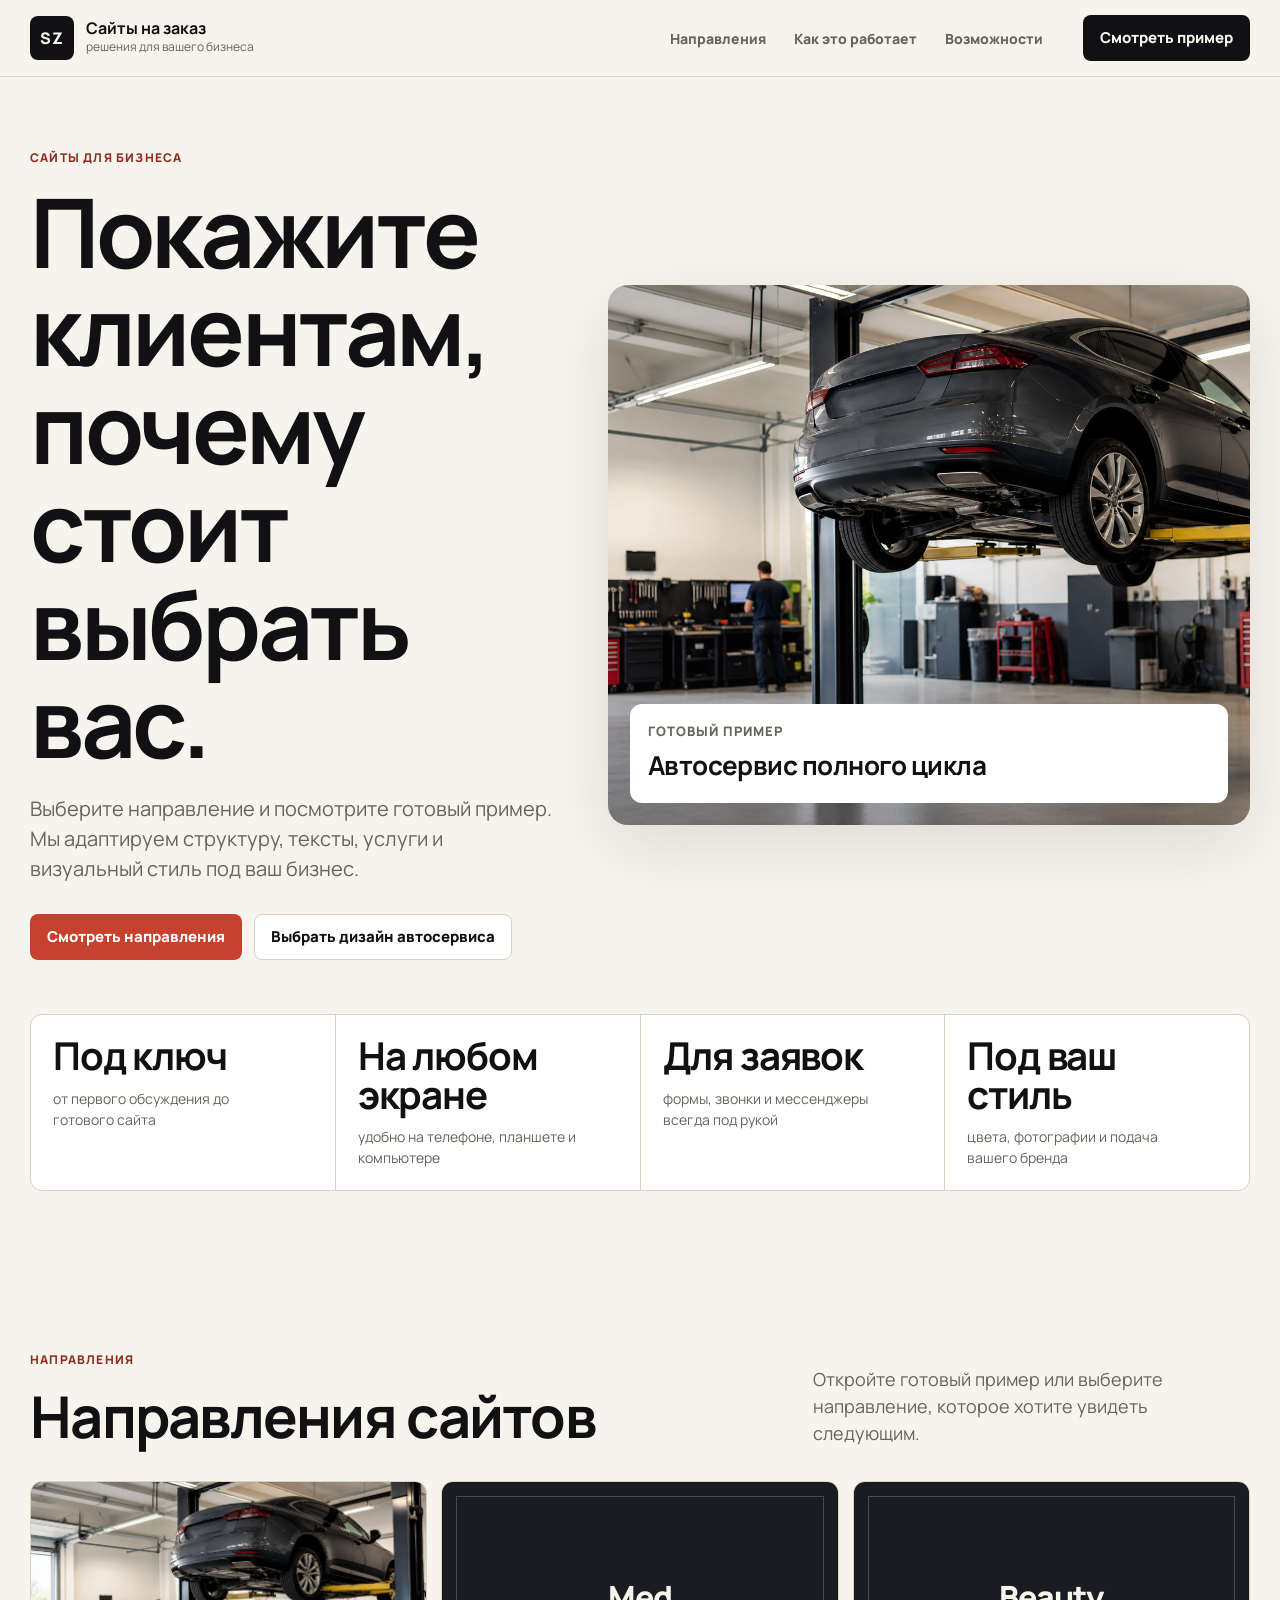
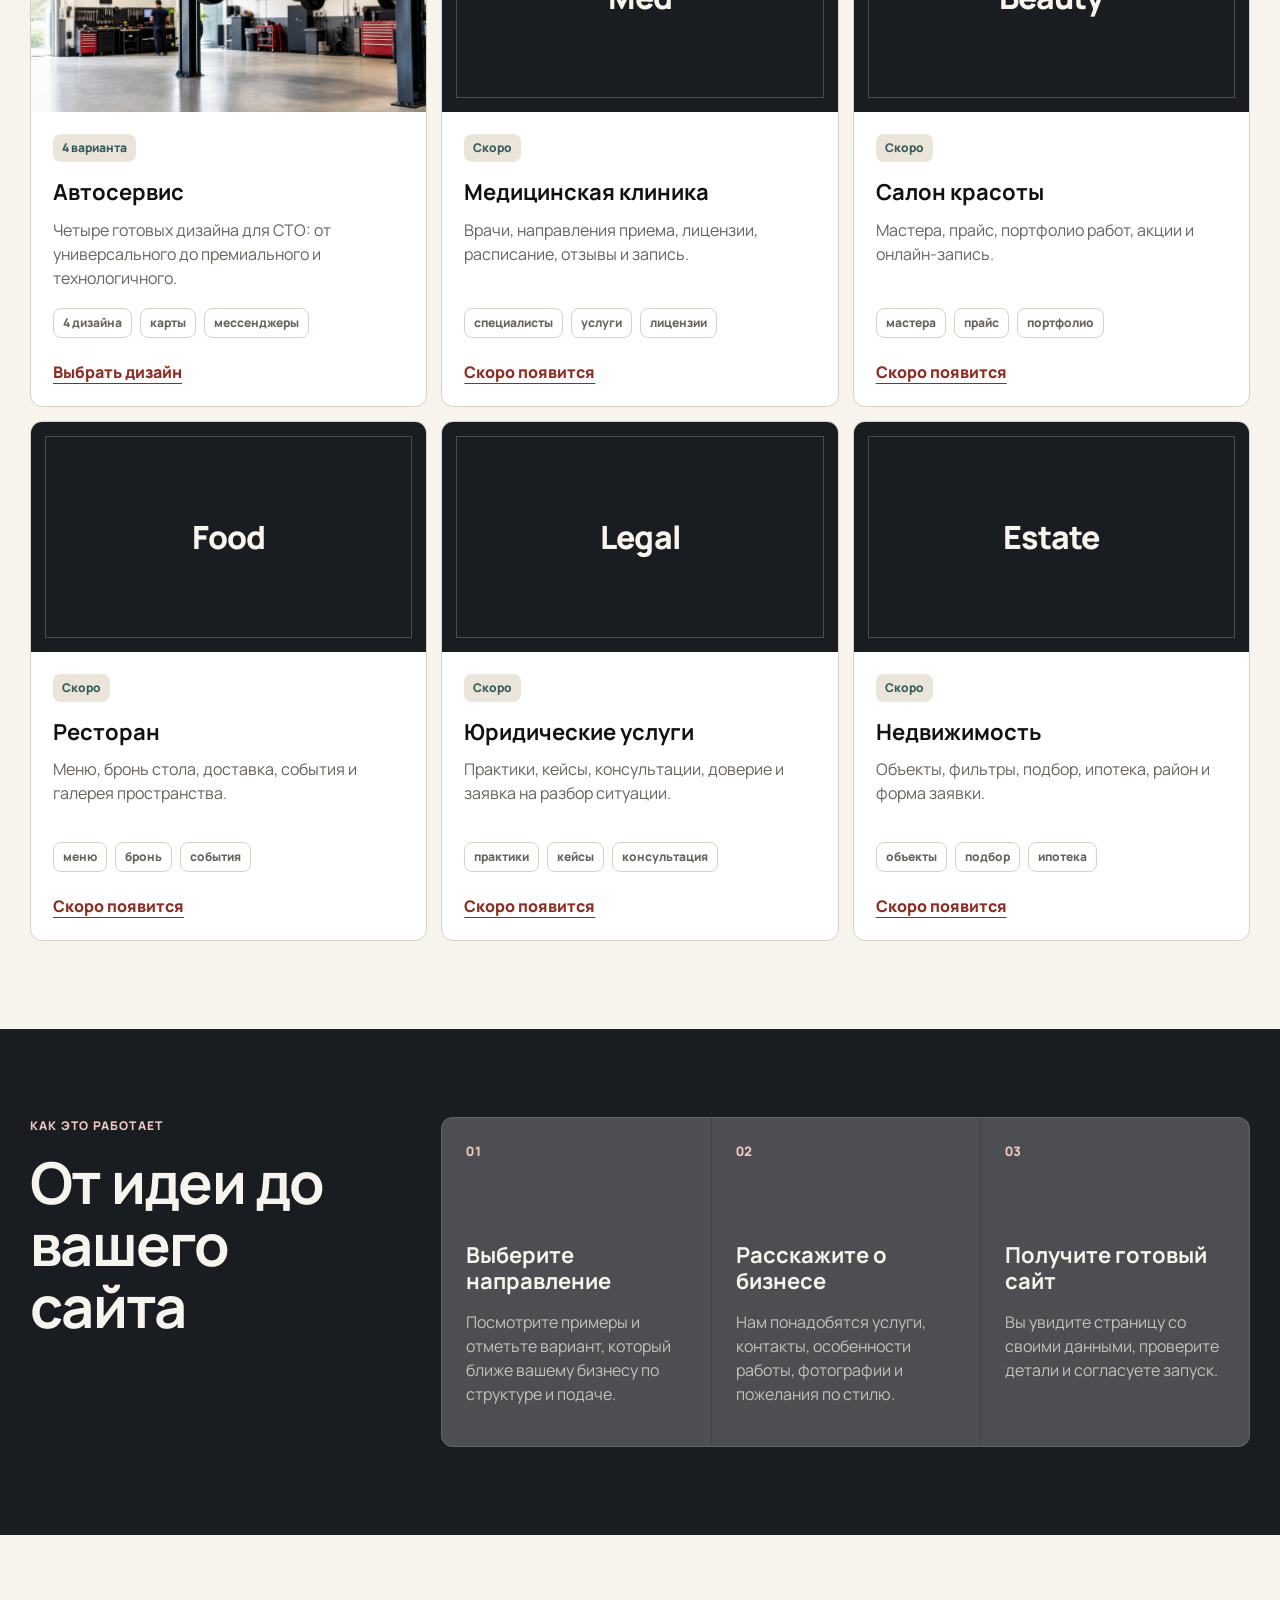
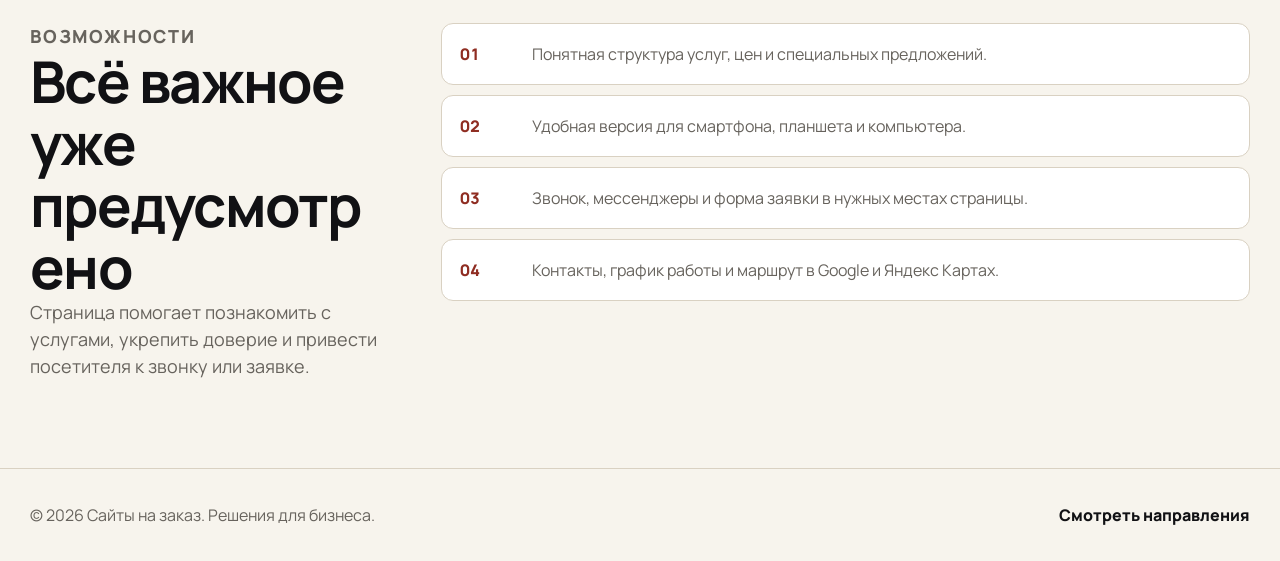
<file: index.html>
<!doctype html>
<html lang="ru">
<head>
  <meta charset="UTF-8" />
  <meta name="viewport" content="width=device-width, initial-scale=1.0" />
  <title>Сайты на заказ — решения для бизнеса</title>
  <meta name="description" content="Витрина готовых решений для автосервисов, клиник, салонов, ресторанов и других направлений бизнеса." />
  <meta property="og:title" content="Сайты на заказ — решения для бизнеса" />
  <meta property="og:description" content="Посмотрите готовые варианты и выберите подходящую основу для сайта вашего бизнеса." />
  <meta property="og:type" content="website" />
  <meta property="og:image" content="./assets/og-image.svg" />
  <link rel="icon" href="./assets/favicon.svg" type="image/svg+xml" />
  <link rel="preconnect" href="https://fonts.googleapis.com">
  <link rel="preconnect" href="https://fonts.gstatic.com" crossorigin>
  <link href="https://fonts.googleapis.com/css2?family=Manrope:wght@400;500;600;700;800&display=swap" rel="stylesheet">
  <link rel="stylesheet" href="./styles.css?v=3" />
  <script src="./script.js?v=2" defer></script>
</head>
<body>
  <a class="skip-link" href="#catalog">К каталогу</a>

  <header class="site-header">
    <div class="container header__inner">
      <a class="brand" href="./" aria-label="Сайты на заказ">
        <span class="brand__mark">SZ</span>
        <span>
          <strong>Сайты на заказ</strong>
          <small>решения для вашего бизнеса</small>
        </span>
      </a>
      <nav class="nav" aria-label="Основная навигация">
        <a href="#catalog">Направления</a>
        <a href="#workflow">Как это работает</a>
        <a href="#roadmap">Возможности</a>
      </nav>
      <a class="button button--dark" href="./templates/auto-service/showcase.html">Смотреть пример</a>
    </div>
  </header>

  <main>
    <section class="hero">
      <div class="container hero__grid">
        <div class="hero__copy">
          <p class="eyebrow">Сайты для бизнеса</p>
          <h1>Покажите клиентам, почему стоит выбрать вас.</h1>
          <p class="hero__lead">Выберите направление и посмотрите готовый пример. Мы адаптируем структуру, тексты, услуги и визуальный стиль под ваш бизнес.</p>
          <div class="hero__actions">
            <a class="button button--accent" href="#catalog">Смотреть направления</a>
            <a class="button button--secondary" href="./templates/auto-service/showcase.html">Выбрать дизайн автосервиса</a>
          </div>
        </div>

        <figure class="preview">
          <img src="./templates/auto-service/assets/hero-workshop.png" alt="Превью шаблона сайта автосервиса" />
          <figcaption>
            <span>Готовый пример</span>
            <strong>Автосервис полного цикла</strong>
          </figcaption>
        </figure>
      </div>
    </section>

    <section class="metrics" aria-label="Что получает бизнес">
      <div class="container metrics__grid">
        <article>
          <strong>Под ключ</strong>
          <span>от первого обсуждения до готового сайта</span>
        </article>
        <article>
          <strong>На любом экране</strong>
          <span>удобно на телефоне, планшете и компьютере</span>
        </article>
        <article>
          <strong>Для заявок</strong>
          <span>формы, звонки и мессенджеры всегда под рукой</span>
        </article>
        <article>
          <strong>Под ваш стиль</strong>
          <span>цвета, фотографии и подача вашего бренда</span>
        </article>
      </div>
    </section>

    <section class="section catalog" id="catalog">
      <div class="container">
        <div class="section__heading">
          <div>
            <p class="eyebrow">Направления</p>
            <h2>Направления сайтов</h2>
          </div>
          <p>Откройте готовый пример или выберите направление, которое хотите увидеть следующим.</p>
        </div>
        <div class="template-grid" data-template-grid></div>
      </div>
    </section>

    <section class="section workflow" id="workflow">
      <div class="container workflow__grid">
        <div>
          <p class="eyebrow">Как это работает</p>
          <h2>От идеи до вашего сайта</h2>
        </div>
        <ol class="workflow__list">
          <li>
            <span>01</span>
            <h3>Выберите направление</h3>
            <p>Посмотрите примеры и отметьте вариант, который ближе вашему бизнесу по структуре и подаче.</p>
          </li>
          <li>
            <span>02</span>
            <h3>Расскажите о бизнесе</h3>
            <p>Нам понадобятся услуги, контакты, особенности работы, фотографии и пожелания по стилю.</p>
          </li>
          <li>
            <span>03</span>
            <h3>Получите готовый сайт</h3>
            <p>Вы увидите страницу со своими данными, проверите детали и согласуете запуск.</p>
          </li>
        </ol>
      </div>
    </section>

    <section class="section roadmap" id="roadmap">
      <div class="container roadmap__grid">
        <div>
          <p class="eyebrow">Возможности</p>
          <h2>Всё важное уже предусмотрено</h2>
          <p>Страница помогает познакомить с услугами, укрепить доверие и привести посетителя к звонку или заявке.</p>
        </div>
        <div class="queue" data-roadmap></div>
      </div>
    </section>
  </main>

  <footer class="footer">
    <div class="container footer__inner">
      <p>© 2026 Сайты на заказ. Решения для бизнеса.</p>
      <a href="#catalog">Смотреть направления</a>
    </div>
  </footer>
</body>
</html>
</file>
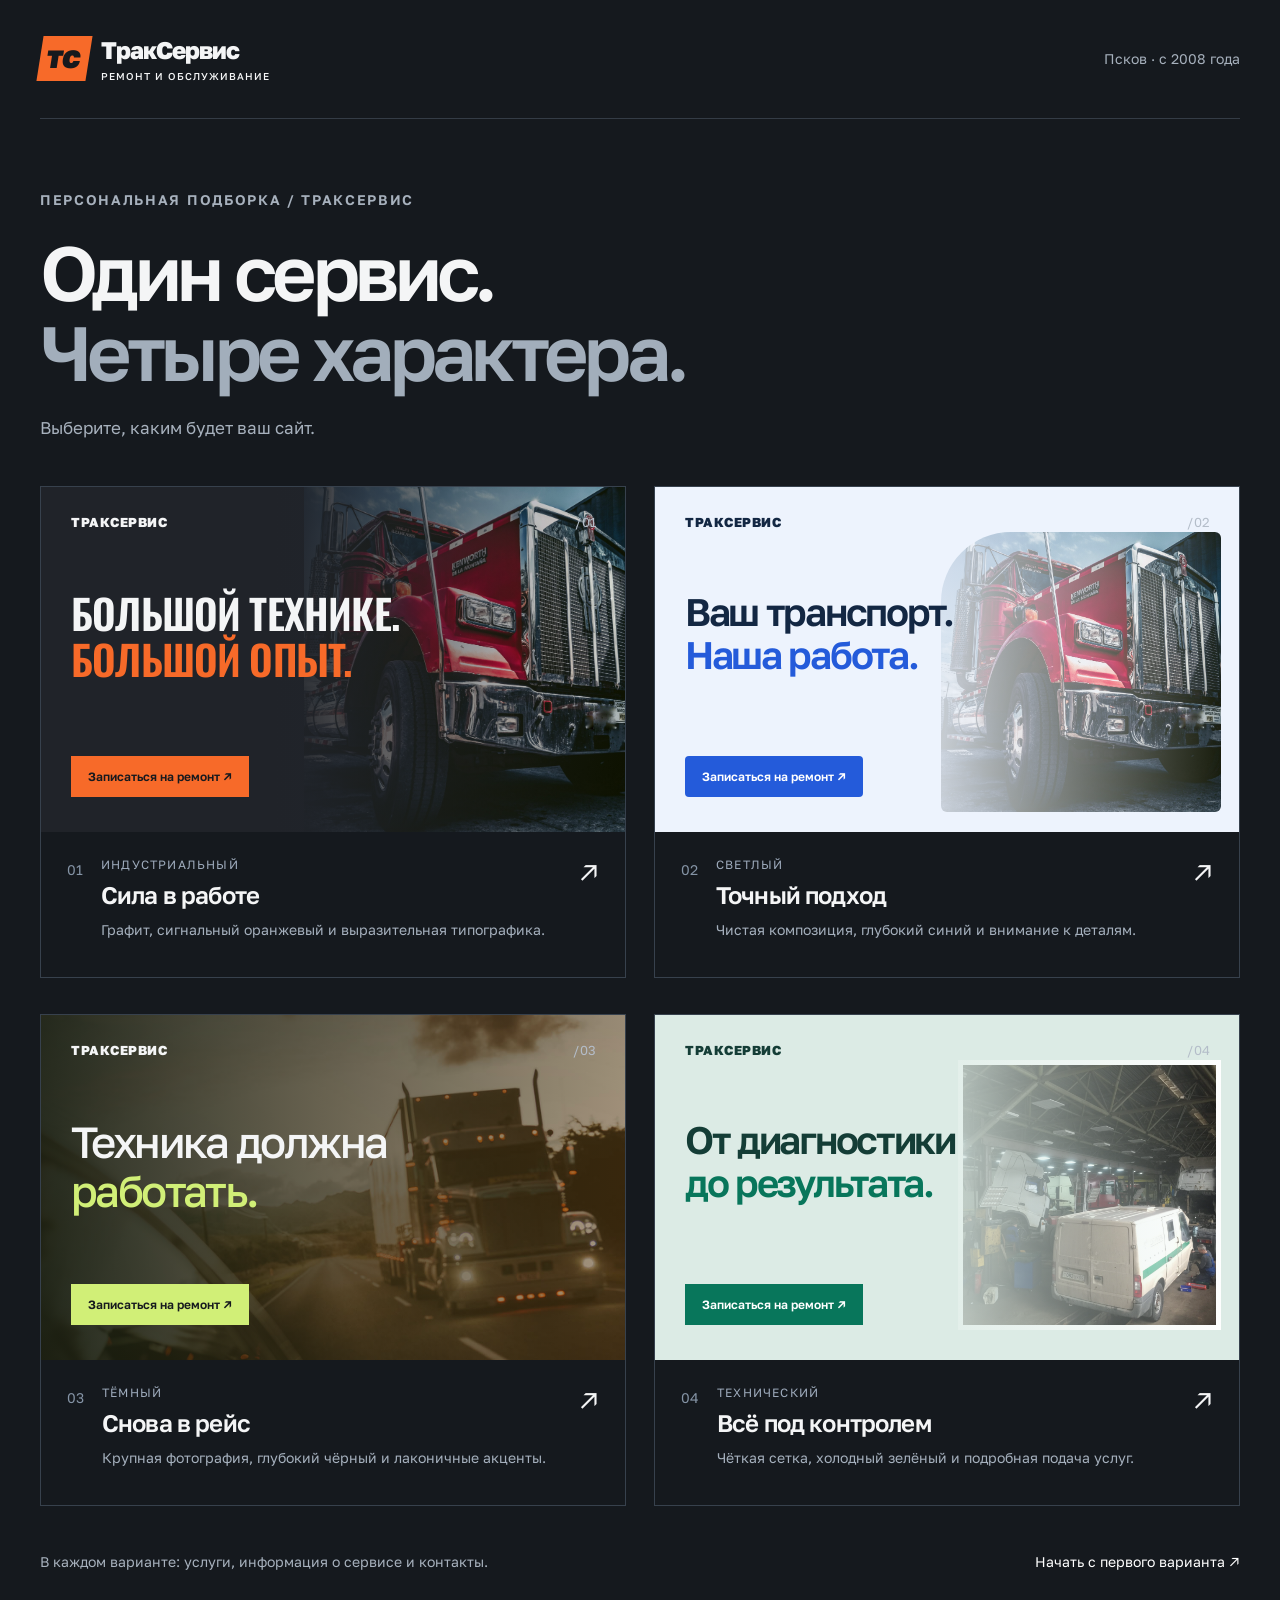
<file: clients/trakservis/index.html>
<!doctype html>
<html lang="ru">
<head>
  <meta charset="utf-8"><meta name="viewport" content="width=device-width,initial-scale=1">
  <title>ТракСервис — четыре варианта сайта</title>
  <meta name="description" content="Четыре индивидуальных дизайна сайта ТракСервис: ремонт грузовиков, автобусов и спецтехники в Пскове.">
  <meta name="robots" content="noindex,follow"><meta name="theme-color" content="#16191d">
  <link rel="stylesheet" href="style.css"><script src="app.js" defer></script>
</head>
<body class="showcase"><main id="app"></main><noscript>Для выбора дизайна включите JavaScript. Связаться с ТракСервис: <a href="tel:+79319017477">+7 (931) 901-74-77</a>.</noscript></body>
</html>
</file>
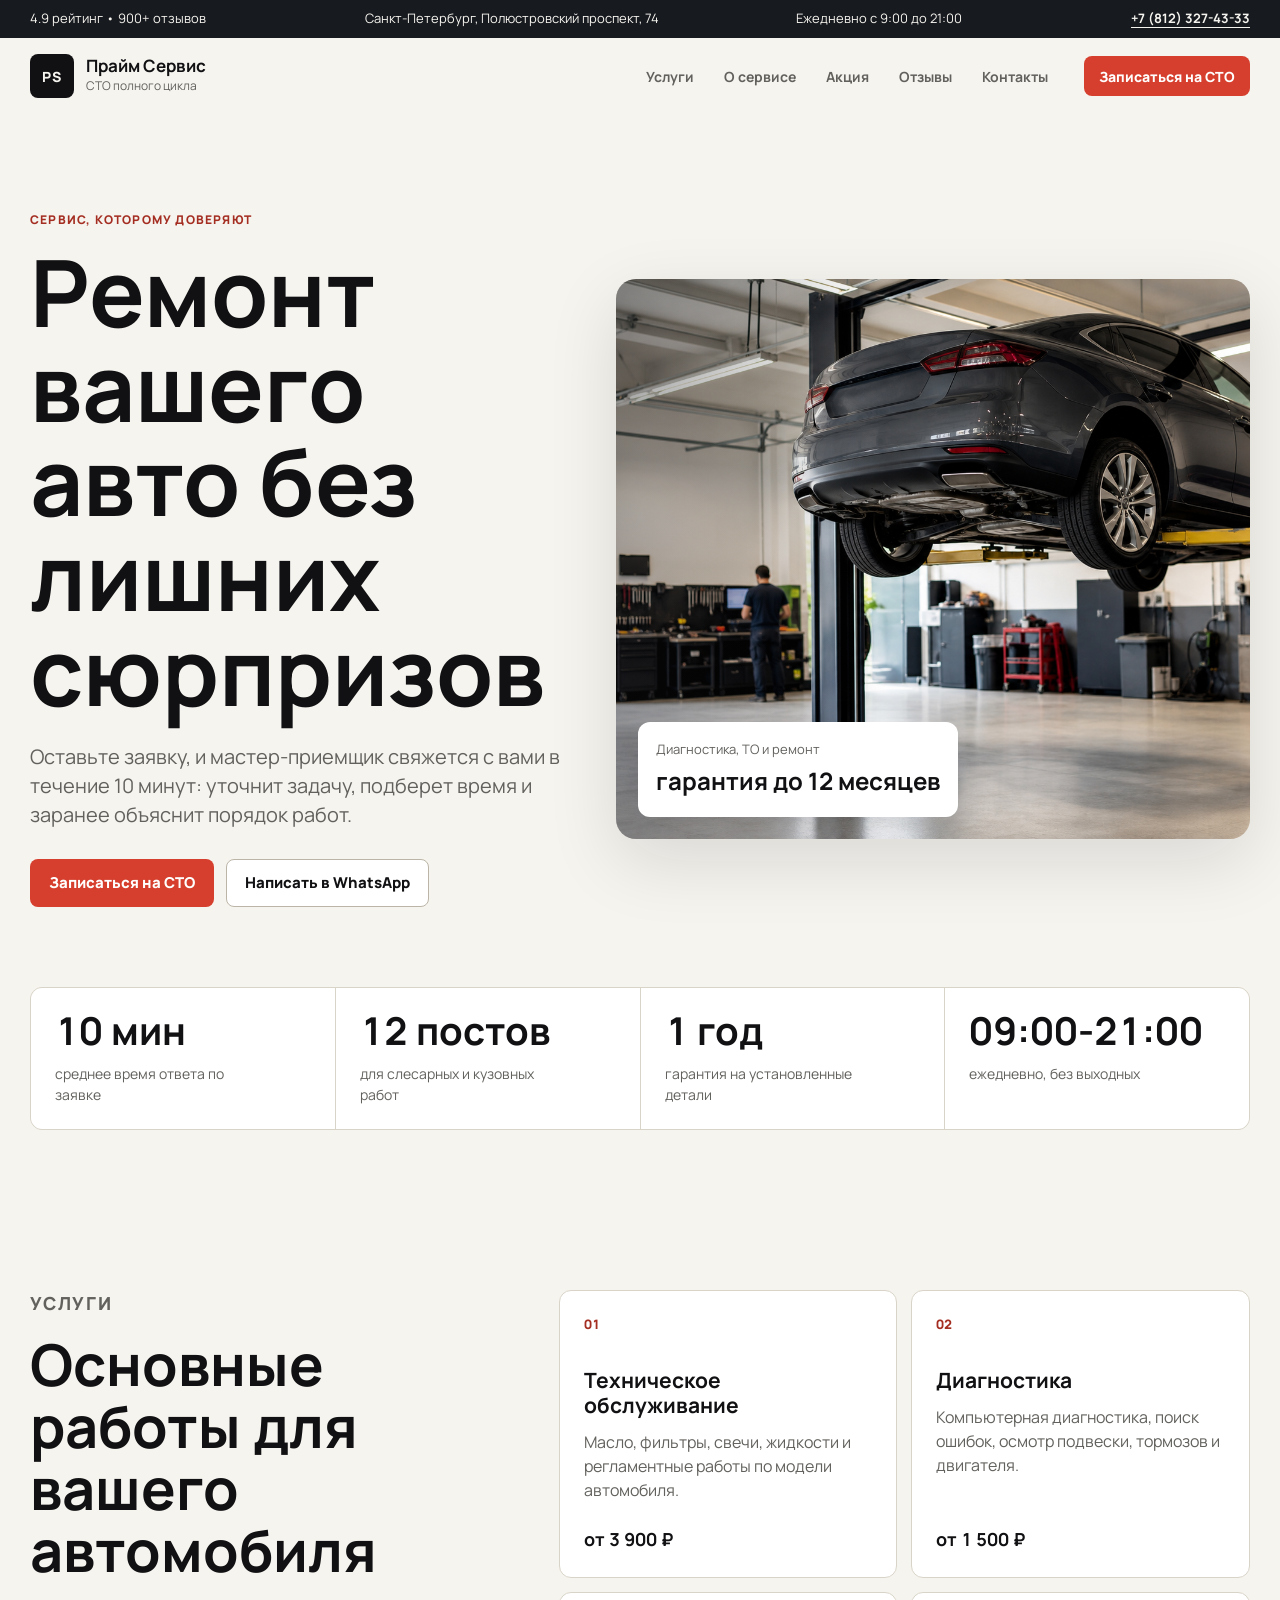
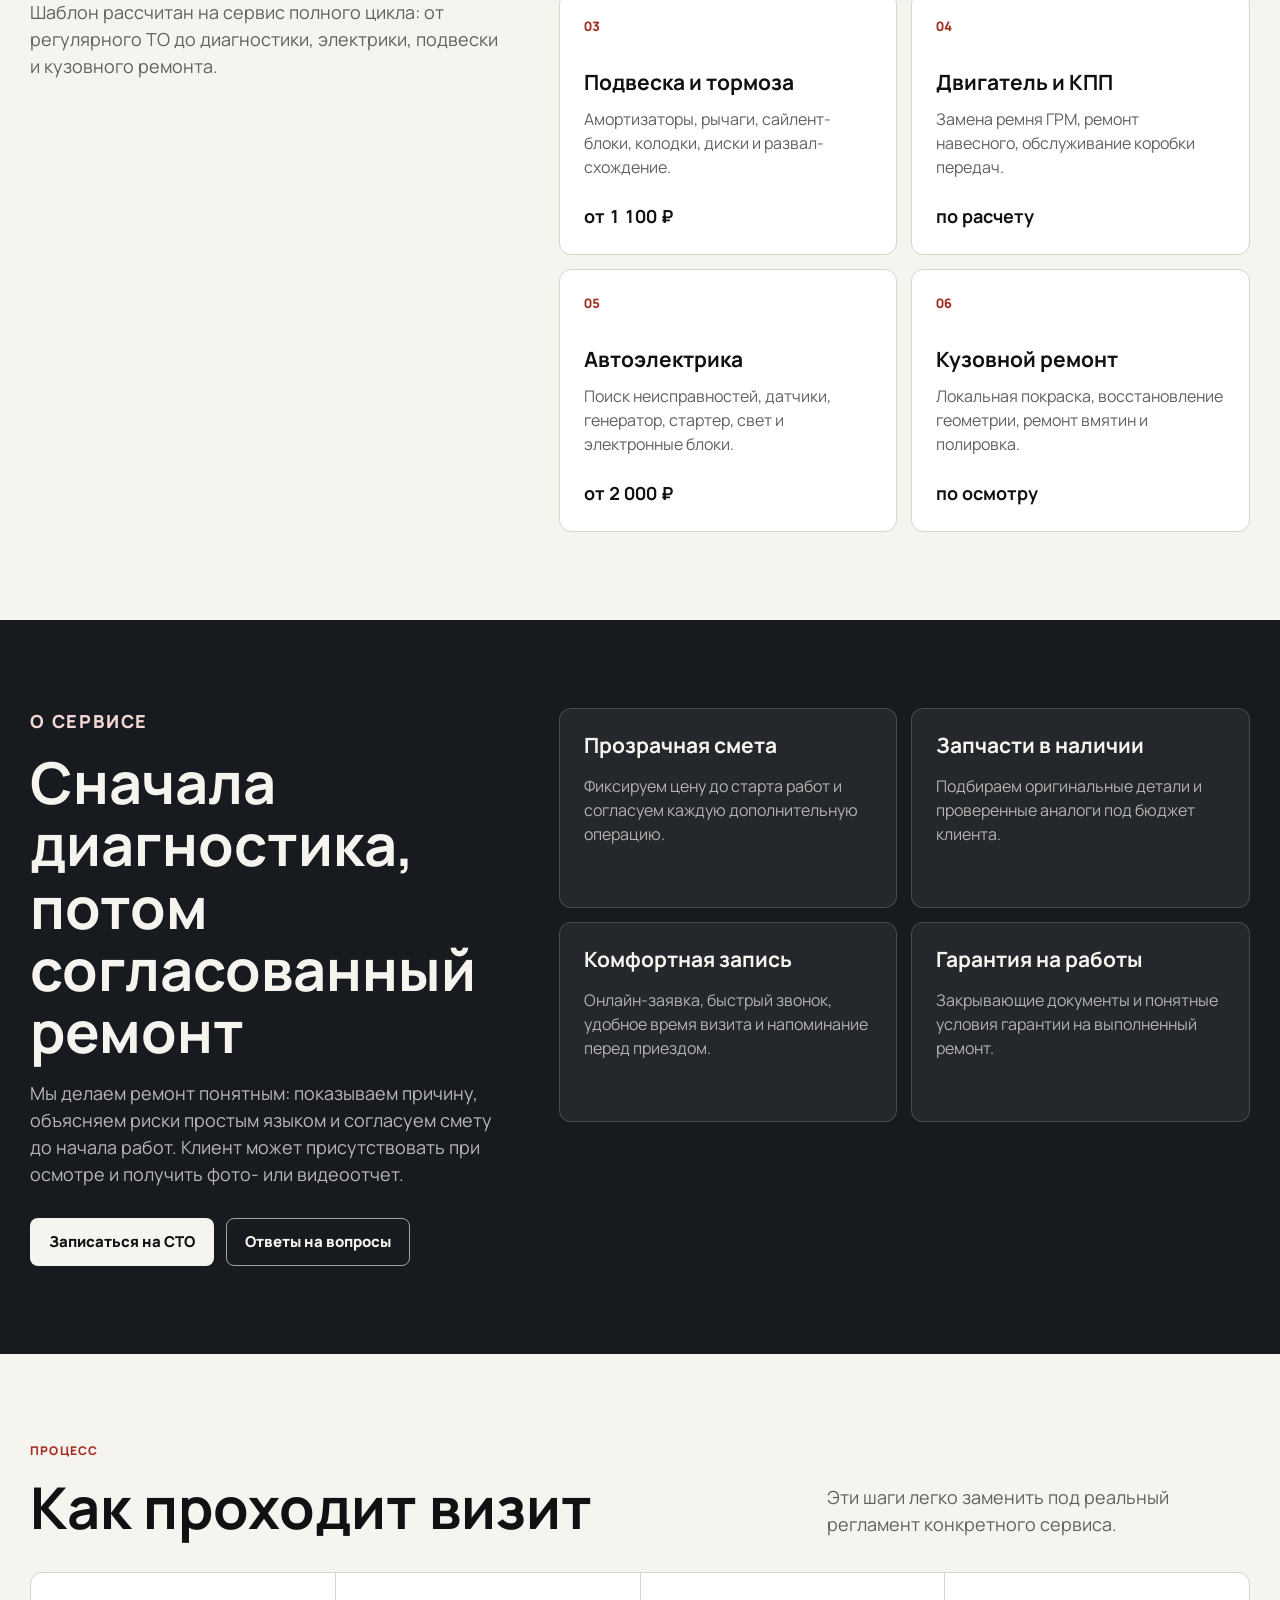
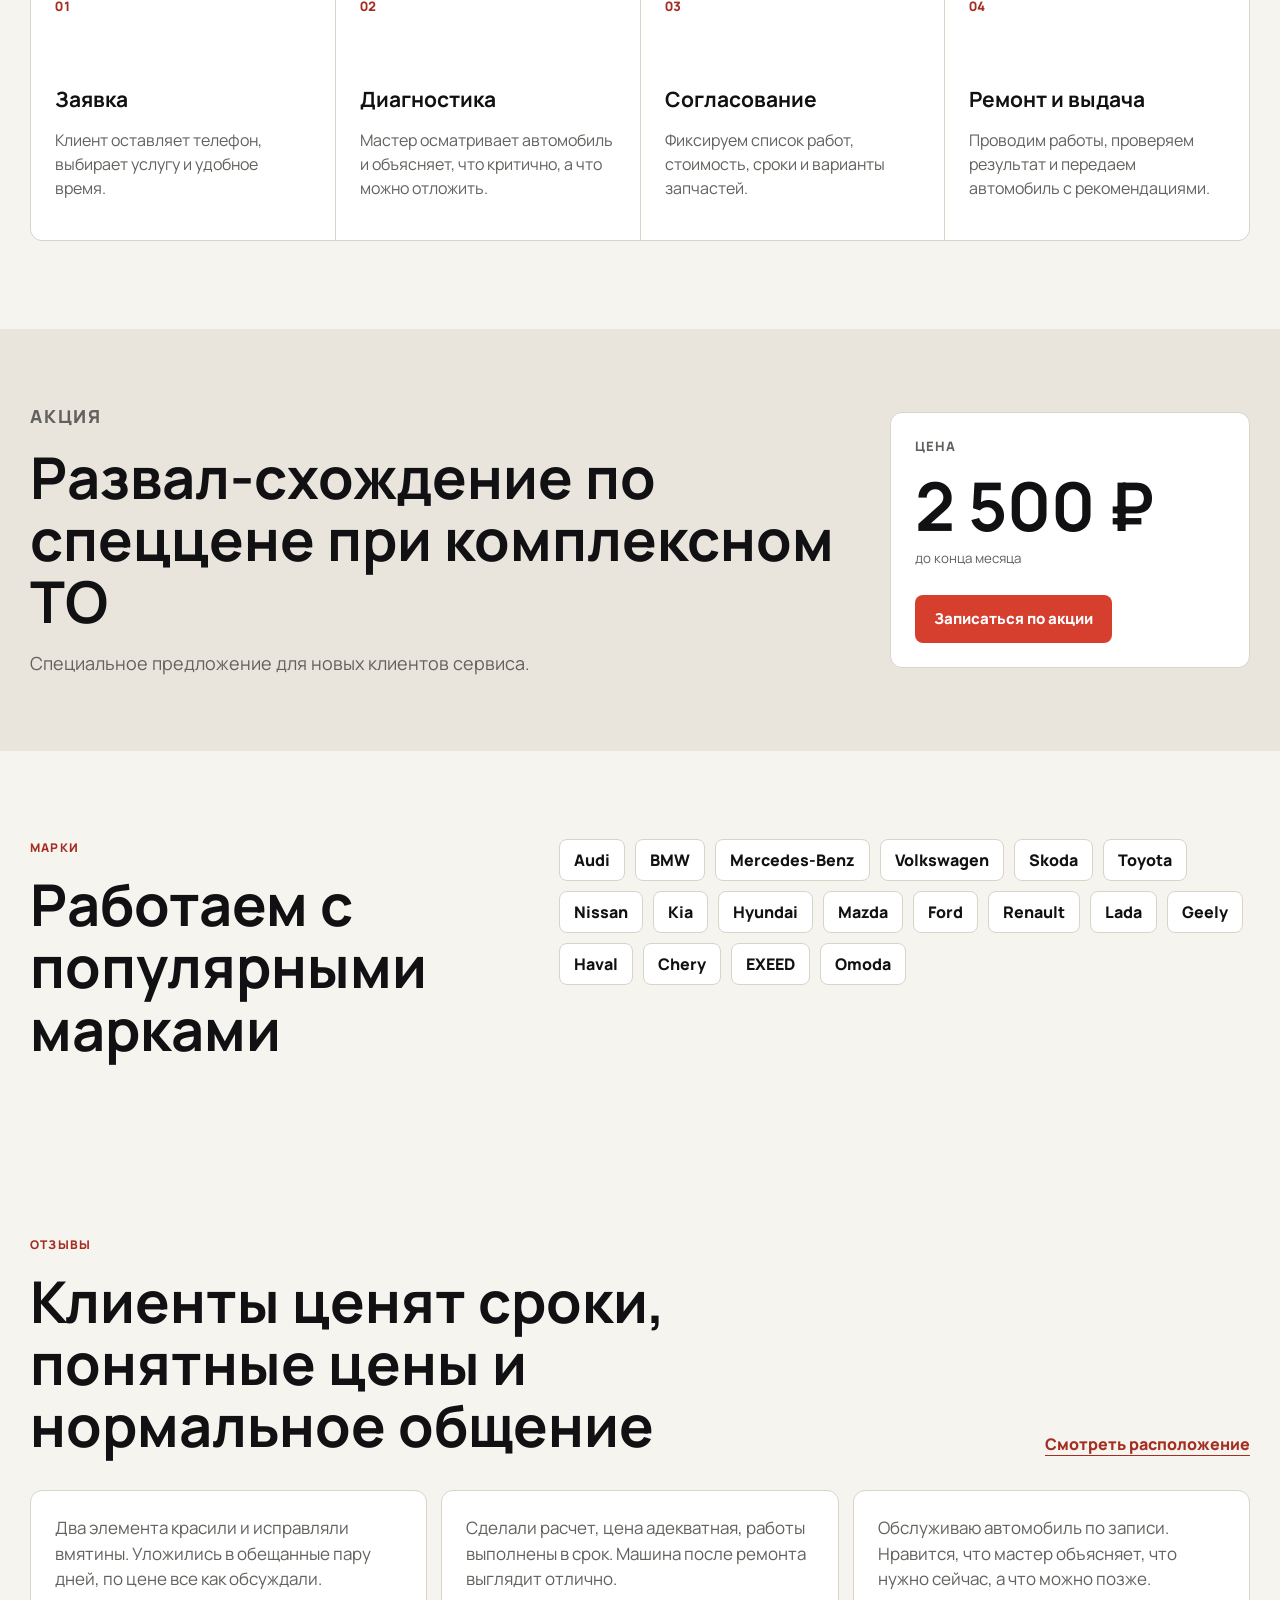
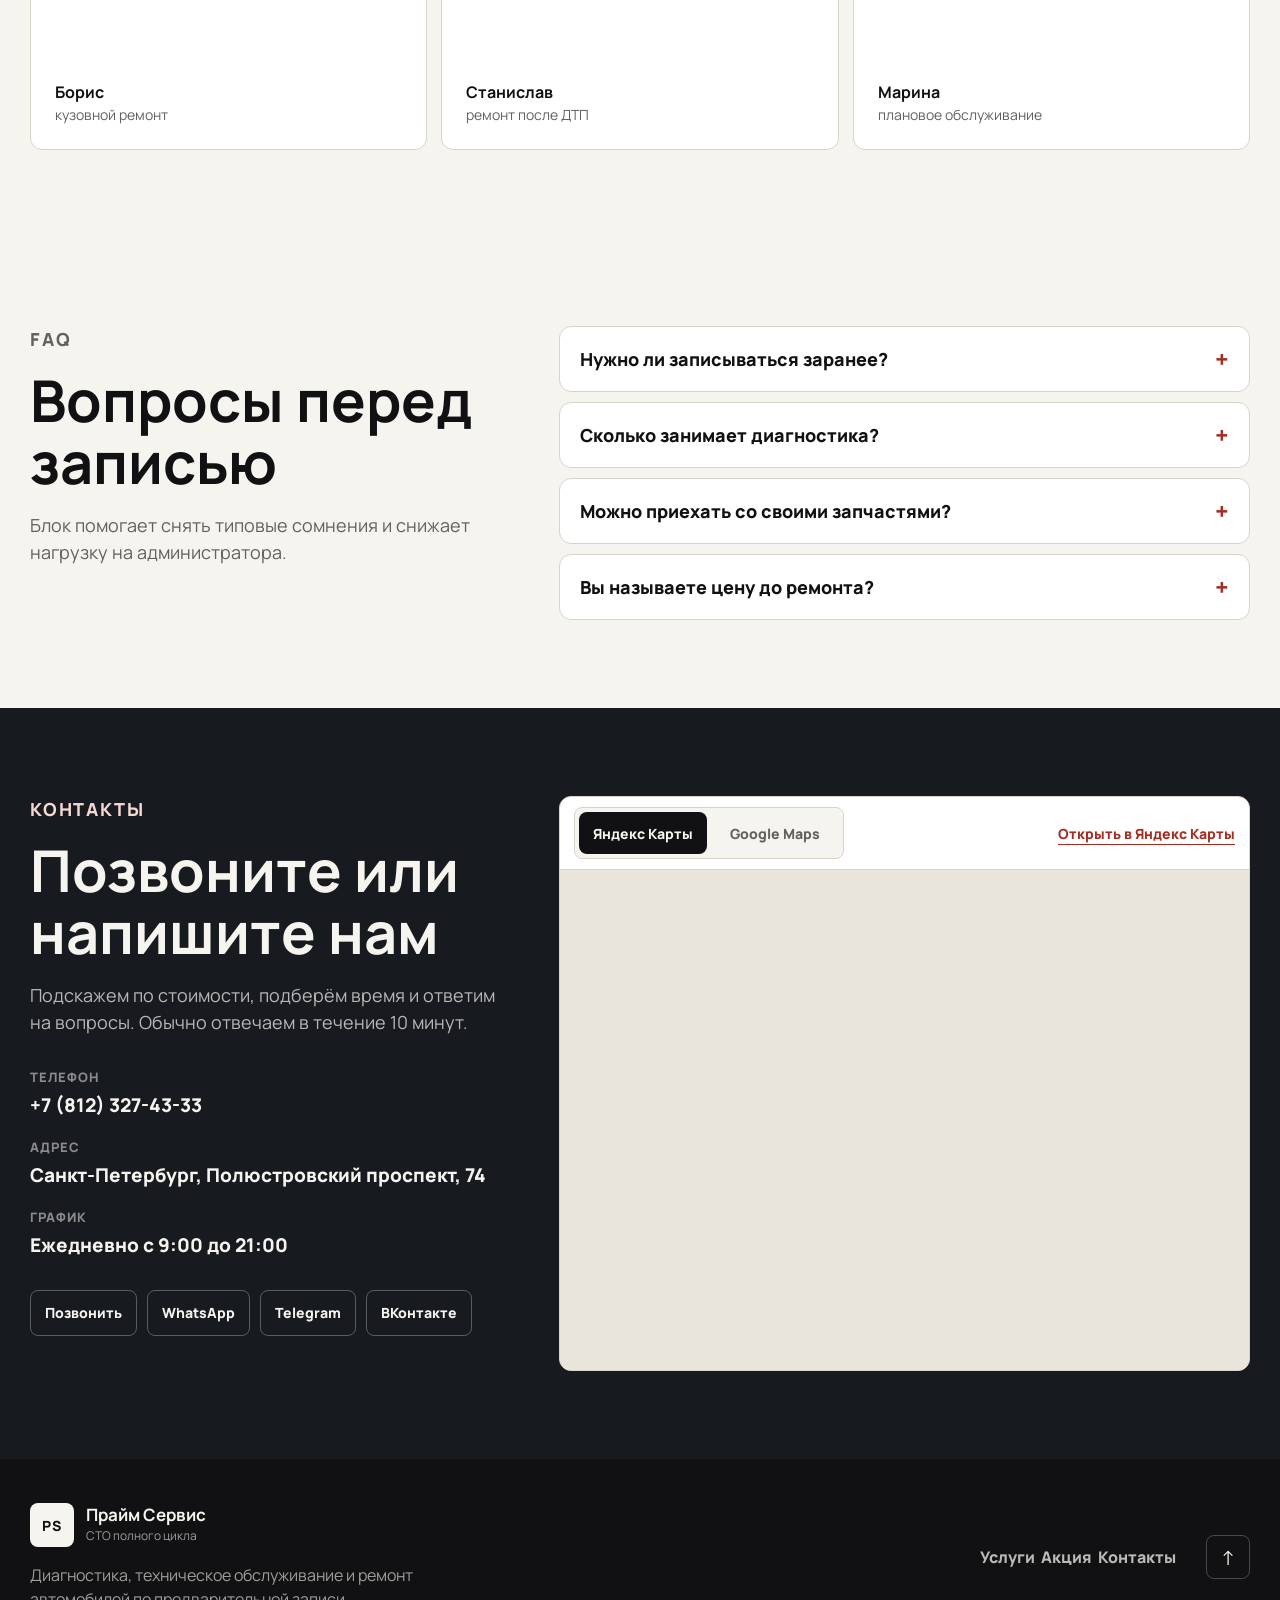
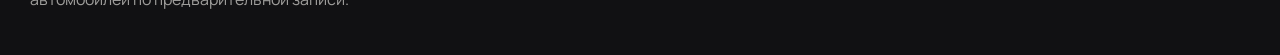
<file: templates/auto-service/index.html>
<!doctype html>
<html lang="ru" data-variant="industrial">
<head>
  <meta charset="UTF-8" />
  <meta name="viewport" content="width=device-width, initial-scale=1.0" />
  <title data-config="meta.title">Автосервис — демо шаблон</title>
  <meta name="description" content="Конфигурируемый одностраничный сайт для автосервиса." data-config-attr="meta.description:content" />
  <meta name="keywords" content="" />
  <meta name="author" content="" />
  <meta name="robots" content="index, follow" />
  <meta name="theme-color" content="#171a1f" />
  <meta property="og:title" content="Автосервис — демо шаблон" data-config-attr="meta.title:content" />
  <meta property="og:description" content="Быстрый демо-сайт для СТО." data-config-attr="meta.description:content" />
  <meta property="og:type" content="website" />
  <meta property="og:site_name" content="" />
  <meta property="og:locale" content="ru_RU" />
  <meta property="og:image" content="./assets/hero-workshop.png" />
  <meta name="twitter:card" content="summary_large_image" />
  <meta name="twitter:title" content="Автосервис — демо шаблон" />
  <meta name="twitter:description" content="Быстрый демо-сайт для СТО." />
  <meta name="twitter:image" content="./assets/hero-workshop.png" />
  <link rel="canonical" href="" />
  <link rel="icon" href="./assets/favicon.svg" type="image/svg+xml" />
  <link rel="preconnect" href="https://fonts.googleapis.com">
  <link rel="preconnect" href="https://fonts.gstatic.com" crossorigin>
  <link href="https://fonts.googleapis.com/css2?family=Cormorant+Garamond:wght@500;600&family=IBM+Plex+Mono:wght@400;500;600&family=IBM+Plex+Sans:wght@400;500;600;700&family=Manrope:wght@400;500;600;700;800&family=Oswald:wght@500;600;700&display=swap" rel="stylesheet">
  <script src="./config.js"></script>
  <script src="./client-loader.js?v=2"></script>
  <link rel="stylesheet" href="./styles.css?v=7" />
  <script src="./variant.js?v=3"></script>
  <script src="./app.js?v=8" defer></script>
  <script id="structured-data" type="application/ld+json"></script>
</head>
<body>
  <a class="skip-link" href="#main">К содержанию</a>

  <header class="site-header" data-header>
    <div class="topbar">
      <div class="container topbar__grid">
        <span data-config="business.ratingText">4.9 по отзывам клиентов</span>
        <span data-config="business.address">Адрес сервиса</span>
        <span data-config="business.hours">Ежедневно с 9:00 до 21:00</span>
        <a data-config="business.phone" data-config-attr="business.phoneHref:href" href="tel:+70000000000">+7 000 000-00-00</a>
      </div>
    </div>

    <div class="container nav-shell">
      <a class="brand" href="#top" aria-label="На главную">
        <span class="brand__mark" data-config="brand.shortName">AS</span>
        <span>
          <strong data-config="brand.name">АвтоСервис</strong>
          <small data-config="brand.caption">СТО полного цикла</small>
        </span>
      </a>

      <button class="nav-toggle" type="button" aria-label="Открыть меню" aria-expanded="false" data-nav-toggle>
        <span></span>
        <span></span>
      </button>

      <nav class="nav" aria-label="Основная навигация">
        <ul class="nav__list" data-nav-list></ul>
      </nav>

      <a class="button button--small button--accent header-cta" href="#contacts" data-config="cta.primary">Записаться</a>
    </div>
  </header>

  <main id="main">
    <section class="hero" id="top">
      <div class="container hero__grid">
        <div class="hero__copy">
          <p class="eyebrow" data-config="hero.eyebrow">Сервис, которому доверяют</p>
          <h1 data-config="hero.title">Ремонт и обслуживание автомобиля без лишних сюрпризов</h1>
          <p class="hero__lead" data-config="hero.text">Оставьте заявку, и мастер-приемщик свяжется с вами для записи.</p>
          <div class="hero__actions">
            <a class="button button--accent" href="#contacts" data-config="cta.primary">Записаться на СТО</a>
            <a class="button button--secondary" data-config="cta.secondary" data-config-attr="cta.secondaryHref:href" href="#contacts">Написать в WhatsApp</a>
          </div>
        </div>

        <figure class="hero-media">
          <img data-hero-image src="./assets/hero-workshop.png" alt="Автомобиль на подъемнике в чистой зоне сервиса" />
          <figcaption>
            <span data-config="hero.imageLabel">Диагностика, ТО и ремонт</span>
            <strong data-config="hero.imageMetric">гарантия на работы</strong>
          </figcaption>
        </figure>
      </div>
    </section>

    <section class="quick-facts" aria-label="Ключевые преимущества">
      <div class="container quick-facts__grid" data-quick-facts></div>
    </section>

    <section class="section services" id="services">
      <div class="container section__grid">
        <div class="section__intro">
          <p class="eyebrow" data-config="servicesIntro.eyebrow">Услуги</p>
          <h2 data-config="servicesIntro.title">Основные работы для вашего автомобиля</h2>
          <p data-config="servicesIntro.text">От регламентного ТО до сложной диагностики и ремонта узлов.</p>
        </div>
        <div class="service-grid" data-services></div>
      </div>
    </section>

    <section class="section trust" id="about">
      <div class="container trust__grid">
        <div class="trust__content">
          <p class="eyebrow" data-config="about.eyebrow">О сервисе</p>
          <h2 data-config="about.title">Сначала диагностика, потом согласованный ремонт</h2>
          <p data-config="about.text">Мастер показывает, что нужно сделать сейчас, а что можно отложить. Стоимость фиксируется до начала работ.</p>
          <div class="trust__actions">
            <a class="button button--dark" href="#contacts" data-config="cta.primary">Записаться на СТО</a>
            <a class="button button--ghost" href="#faq" data-section-control="faq">Ответы на вопросы</a>
          </div>
        </div>
        <div class="benefit-list" data-benefits></div>
      </div>
    </section>

    <section class="section workflow" id="workflow">
      <div class="container">
        <div class="section__heading-row">
          <div>
            <p class="eyebrow" data-config="workflowIntro.eyebrow">Процесс</p>
            <h2 data-config="workflowIntro.title">Как проходит визит</h2>
          </div>
          <p data-config="workflowIntro.text">Все этапы видны клиенту: от первичного осмотра до выдачи автомобиля.</p>
        </div>
        <ol class="workflow__list" data-workflow></ol>
      </div>
    </section>

    <section class="section promo" id="promo" data-section="promo">
      <div class="container promo__grid">
        <div class="promo__copy">
          <p class="eyebrow" data-config="promotion.eyebrow">Акция</p>
          <h2 data-config="promotion.title">Выгодное обслуживание в этом месяце</h2>
          <p data-config="promotion.text">Специальное предложение для новых клиентов.</p>
        </div>
        <div class="promo__price">
          <span data-config="promotion.label">Спеццена</span>
          <strong data-config="promotion.price">от 2 500 ₽</strong>
          <small data-config="promotion.until">до конца месяца</small>
          <a class="button button--accent" href="#contacts" data-config="promotion.cta">Хочу записаться</a>
        </div>
      </div>
    </section>

    <section class="section brands" id="brands" data-section="brands">
      <div class="container brands__grid">
        <div>
          <p class="eyebrow" data-config="brandsIntro.eyebrow">Марки</p>
          <h2 data-config="brandsIntro.title">Работаем с популярными марками</h2>
        </div>
        <div class="brand-cloud" data-brands></div>
      </div>
    </section>

    <section class="section reviews" id="reviews">
      <div class="container">
        <div class="section__heading-row">
          <div>
            <p class="eyebrow" data-config="reviewsIntro.eyebrow">Отзывы</p>
            <h2 data-config="reviewsIntro.title">Клиенты возвращаются по записи</h2>
          </div>
          <a class="text-link" data-config="reviewsIntro.linkText" data-config-attr="reviewsIntro.linkHref:href" data-reviews-link href="#">Смотреть отзывы</a>
        </div>
        <div class="review-grid" data-reviews></div>
      </div>
    </section>

    <section class="section faq" id="faq" data-section="faq">
      <div class="container faq__grid">
        <div>
          <p class="eyebrow" data-config="faqIntro.eyebrow">FAQ</p>
          <h2 data-config="faqIntro.title">Вопросы перед записью</h2>
          <p data-config="faqIntro.text">Если сомневаетесь, оставьте заявку: мастер уточнит симптомы и подскажет следующий шаг.</p>
        </div>
        <div class="faq__list" data-faq></div>
      </div>
    </section>

    <section class="section appointment" id="contacts">
      <div class="container appointment__grid">
        <div class="appointment__content">
          <p class="eyebrow" data-config="contacts.eyebrow">Контакты</p>
          <h2 data-config="contacts.title">Позвоните или напишите нам</h2>
          <p data-config="contacts.text">Подскажем по стоимости, подберём время и ответим на вопросы.</p>
          <dl class="contact-list">
            <div>
              <dt>Телефон</dt>
              <dd><a data-config="business.phone" data-config-attr="business.phoneHref:href" href="tel:+70000000000">+7 000 000-00-00</a></dd>
            </div>
            <div>
              <dt>Адрес</dt>
              <dd data-config="business.address">Адрес сервиса</dd>
            </div>
            <div>
              <dt>График</dt>
              <dd data-config="business.hours">Ежедневно с 9:00 до 21:00</dd>
            </div>
          </dl>
          <div class="contact-actions" data-contact-actions></div>
        </div>

        <div class="map" data-map>
          <div class="map__toolbar">
            <div class="map__tabs" role="tablist" aria-label="Выберите карты">
              <button class="map__tab" type="button" role="tab" aria-selected="true" data-map-provider="yandex">Яндекс Карты</button>
              <button class="map__tab" type="button" role="tab" aria-selected="false" data-map-provider="google" tabindex="-1">Google Maps</button>
            </div>
            <a class="map__external" href="#" target="_blank" rel="noopener noreferrer" data-map-external>Открыть карту</a>
          </div>
          <div class="map__viewport">
            <iframe
              data-map-frame
              title="Расположение автосервиса на карте"
              loading="lazy"
              referrerpolicy="no-referrer-when-downgrade"
              allowfullscreen
            ></iframe>
          </div>
        </div>
      </div>
    </section>
  </main>

  <footer class="footer">
    <div class="container footer__grid">
      <div>
        <a class="brand brand--footer" href="#top">
          <span class="brand__mark" data-config="brand.shortName">AS</span>
          <span>
            <strong data-config="brand.name">АвтоСервис</strong>
            <small data-config="brand.caption">СТО полного цикла</small>
          </span>
        </a>
        <p data-config="footer.text">Шаблон сайта для быстрого запуска автосервиса.</p>
      </div>
      <nav aria-label="Навигация в подвале">
        <ul class="footer__links" data-footer-links></ul>
      </nav>
      <button class="to-top" type="button" data-to-top aria-label="Вернуться наверх">↑</button>
    </div>
  </footer>

  <noscript>Для отображения демо включите JavaScript: шаблон собирает страницу из файла config.js.</noscript>
</body>
</html>
</file>
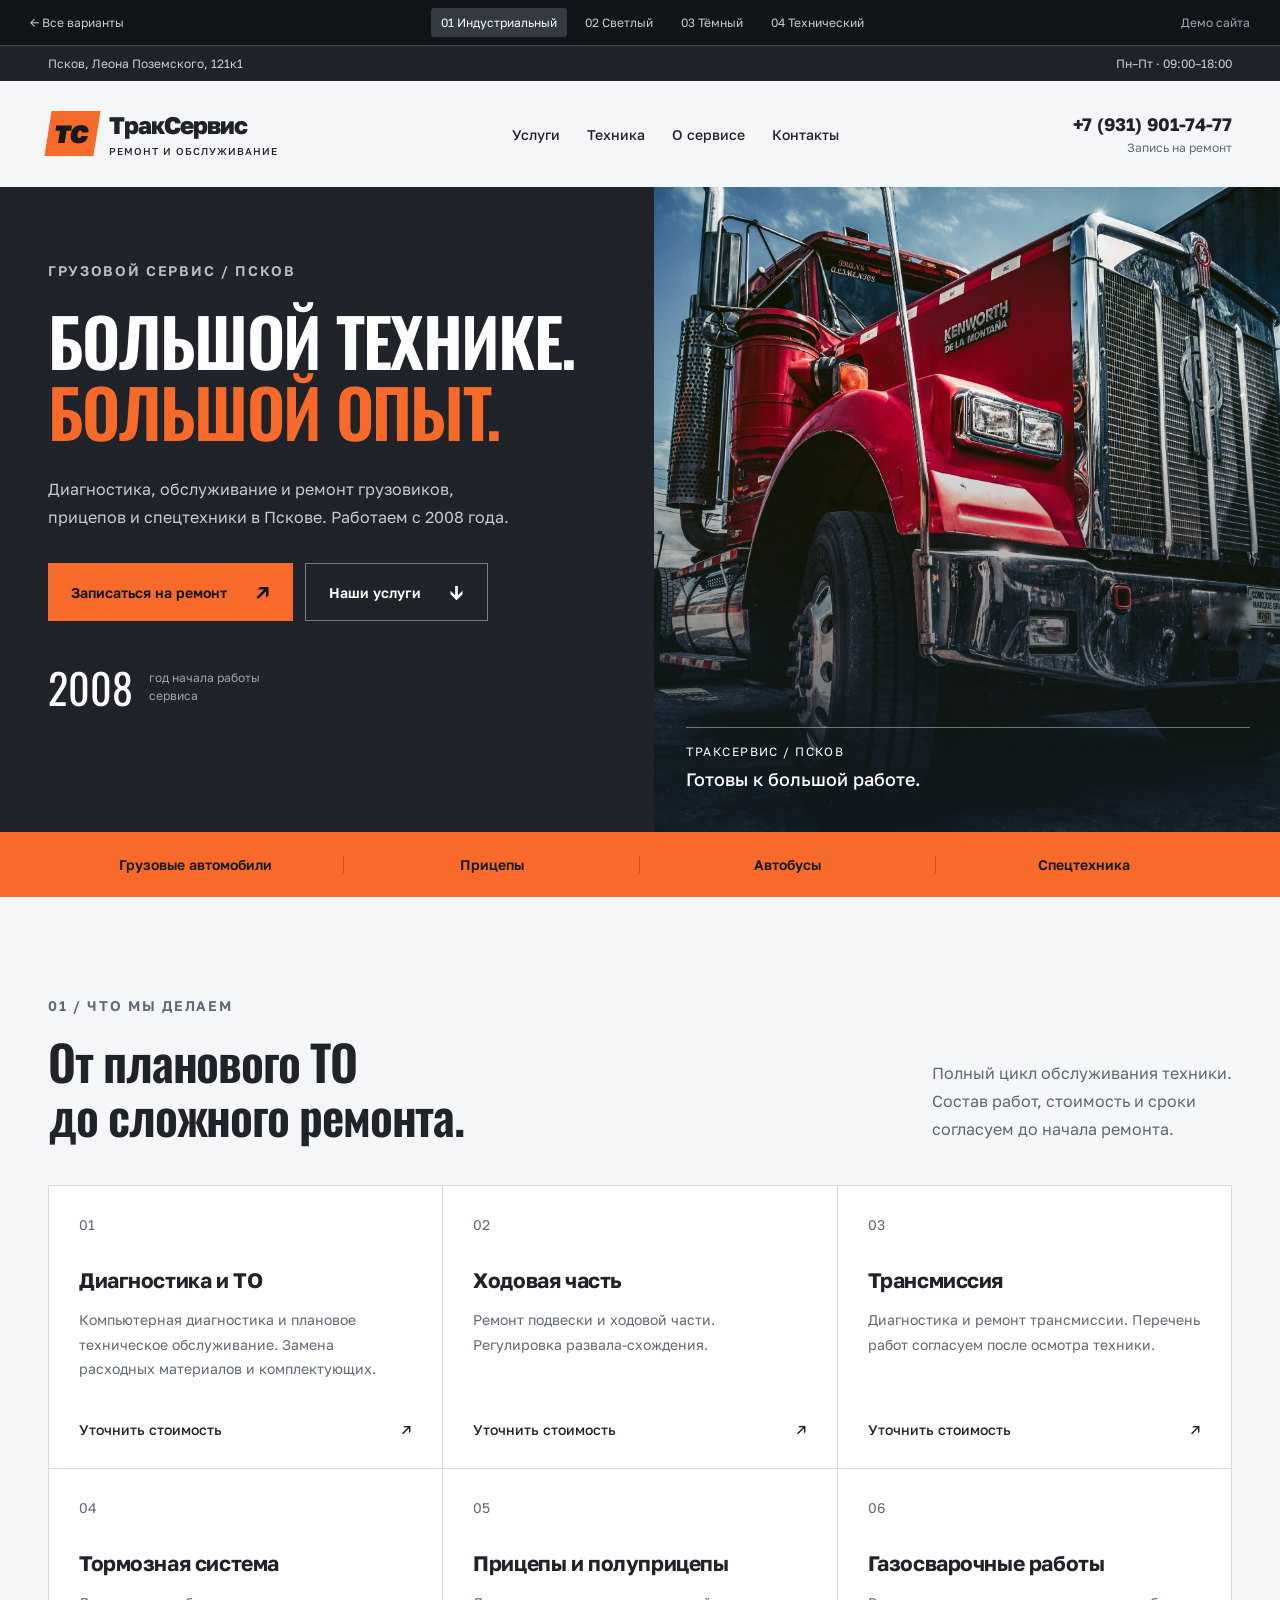
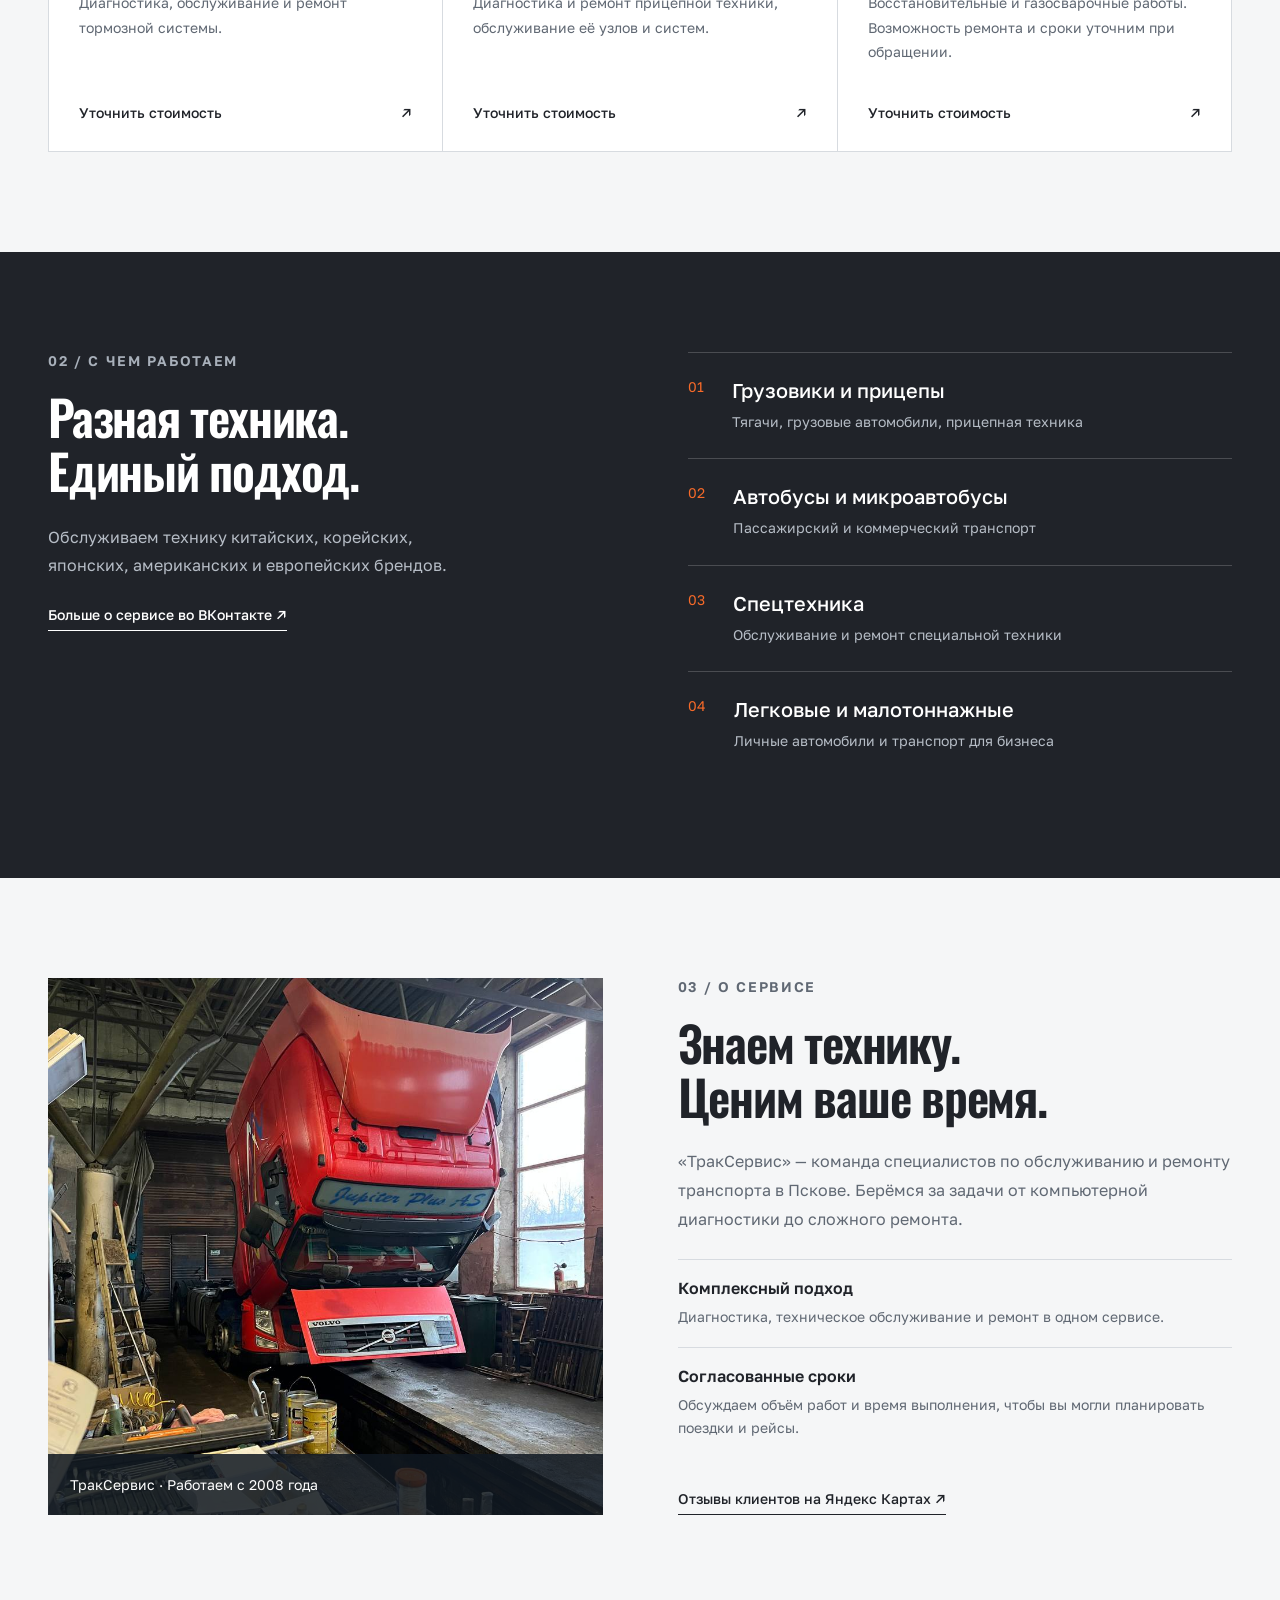
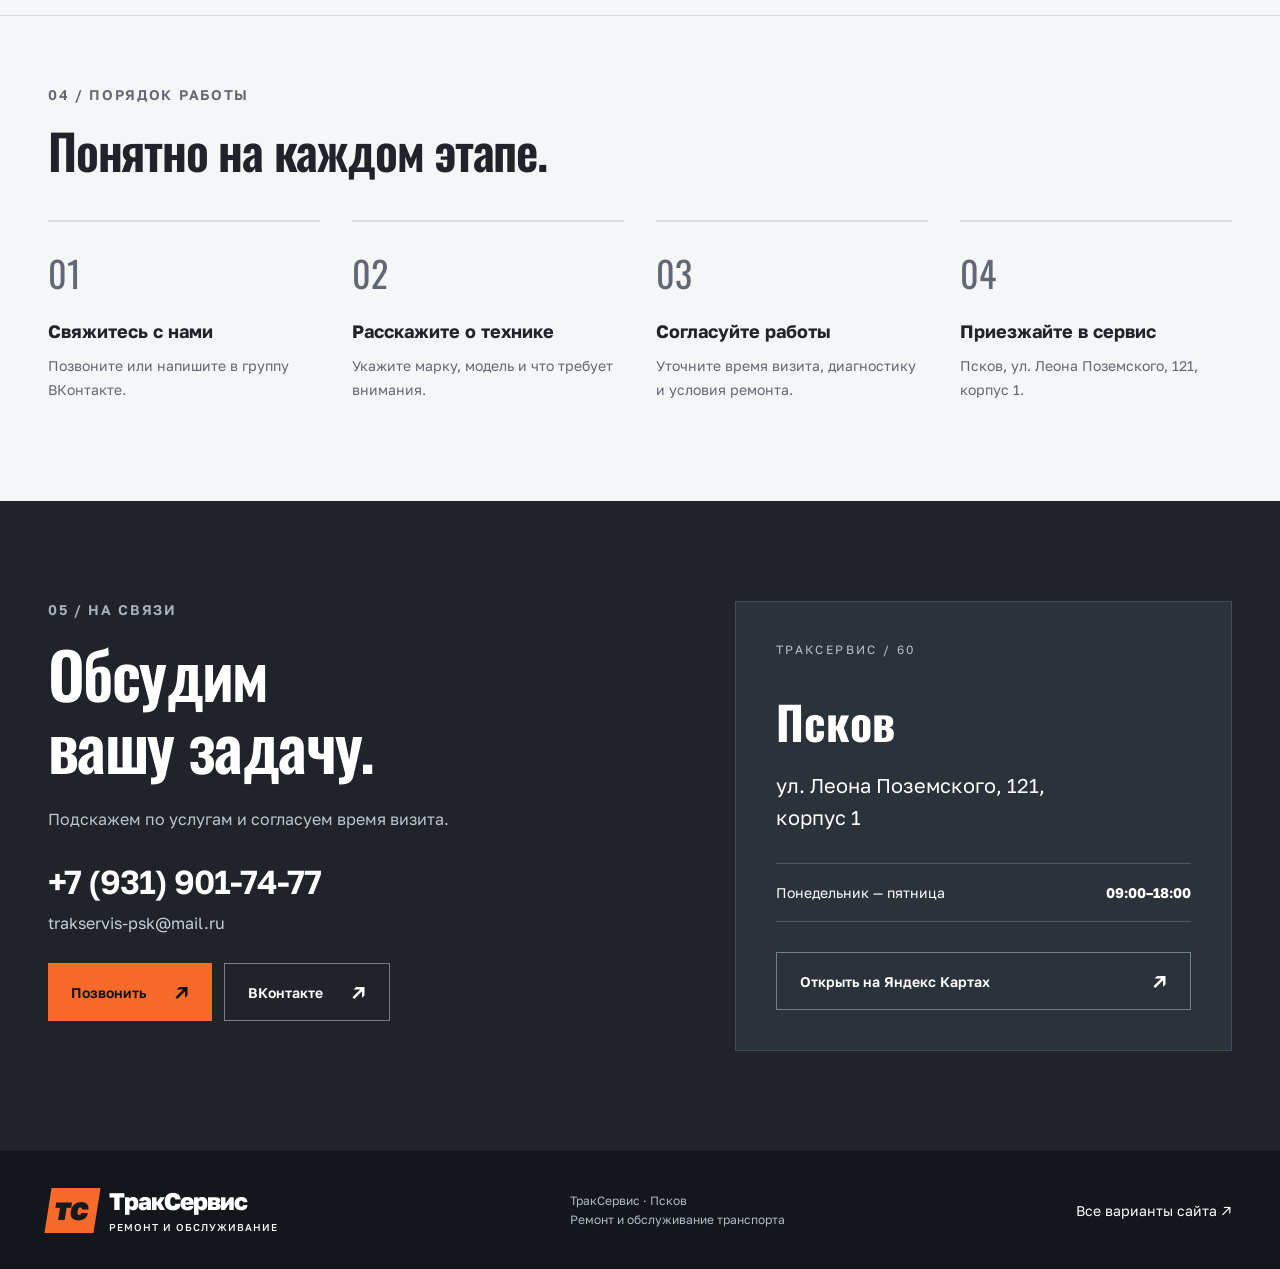
<file: clients/trakservis/site.html>
<!doctype html>
<html lang="ru">
<head>
  <meta charset="utf-8"><meta name="viewport" content="width=device-width,initial-scale=1">
  <title>ТракСервис — ремонт грузовых автомобилей в Пскове</title>
  <meta name="description" content="Диагностика, ТО и ремонт грузовиков, прицепов, автобусов, спецтехники и легковых автомобилей. Псков, Леона Поземского, 121к1. Пн–Пт 09:00–18:00.">
  <meta name="robots" content="noindex,follow"><meta name="theme-color" content="#16191d">
  <link rel="stylesheet" href="style.css"><script src="app.js" defer></script>
</head>
<body><a class="skip-link" href="#main">К содержанию</a><div id="app"></div><noscript><h1>ТракСервис в Пскове</h1><p>Ремонт грузовых и легковых автомобилей с 2008 года. Псков, ул. Леона Поземского, 121, корпус 1. Пн–Пт 09:00–18:00.</p><a href="tel:+79319017477">+7 (931) 901-74-77</a></noscript></body>
</html>
</file>
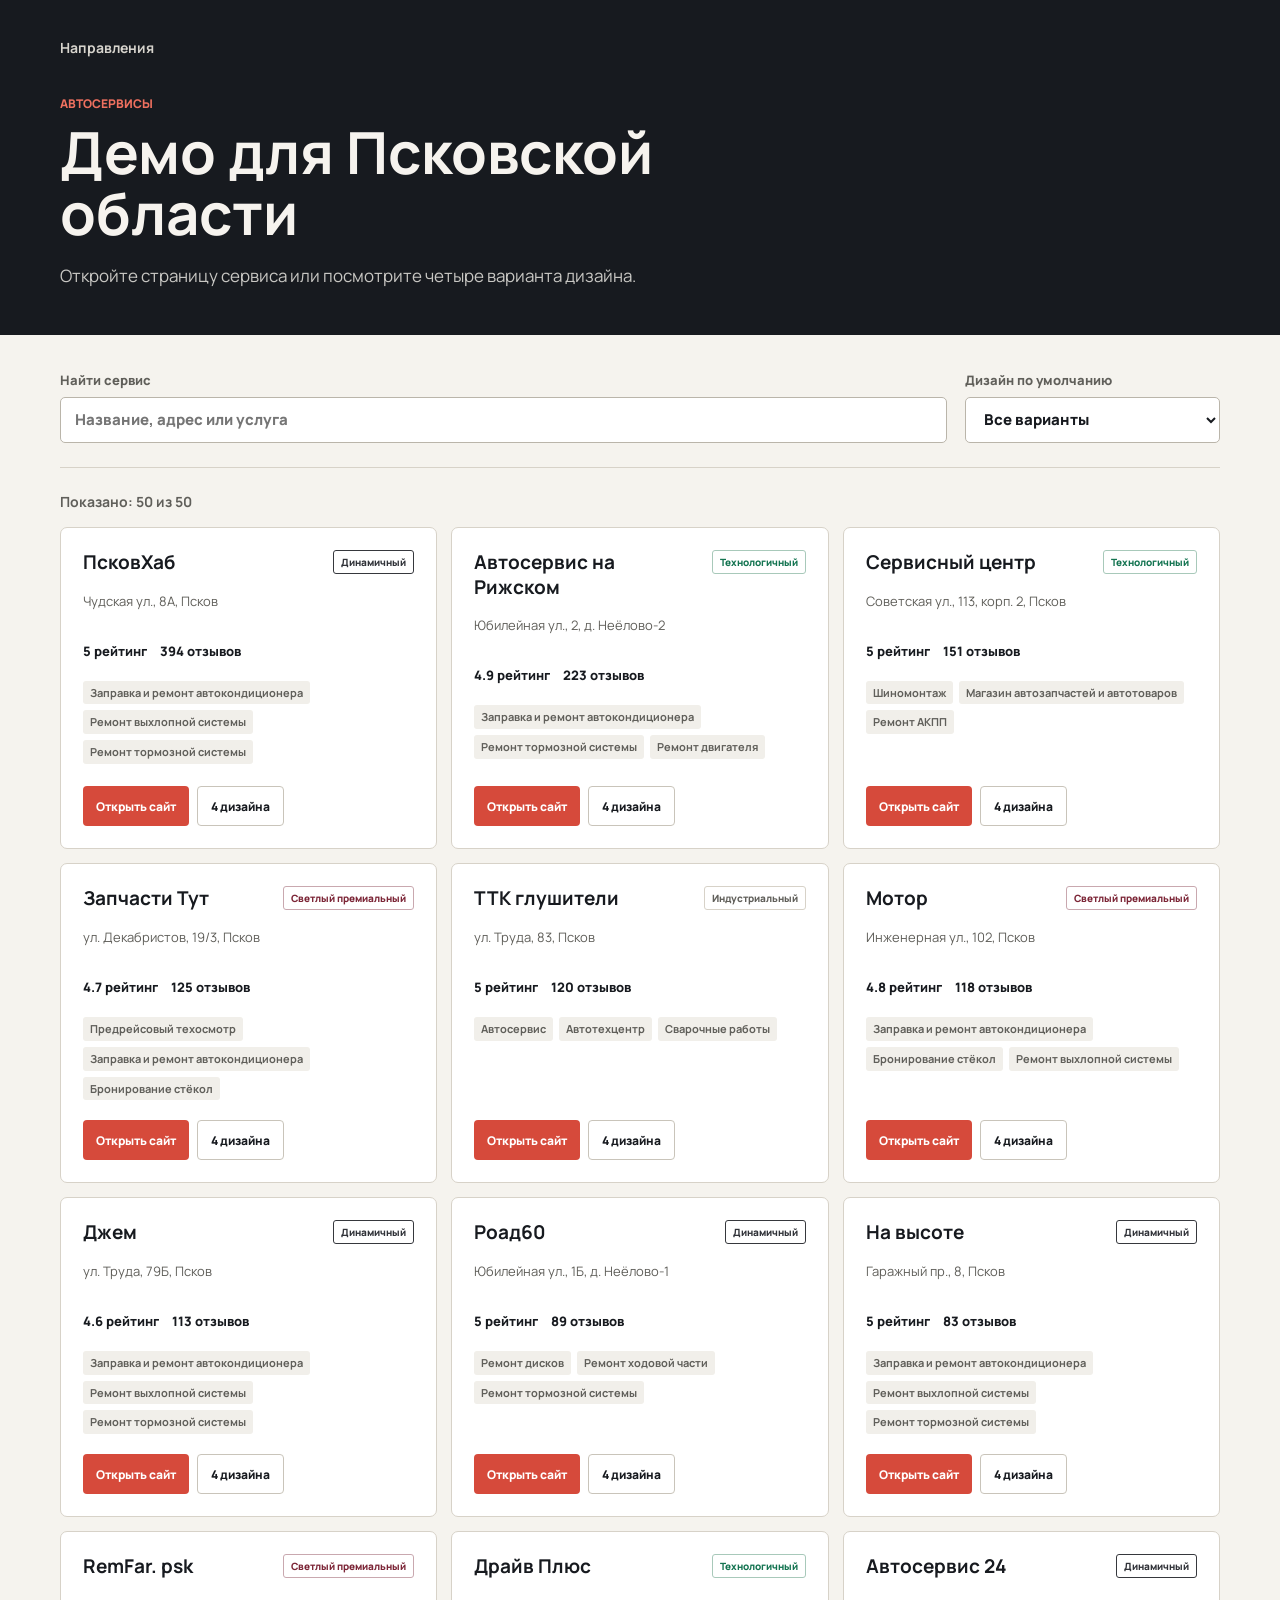
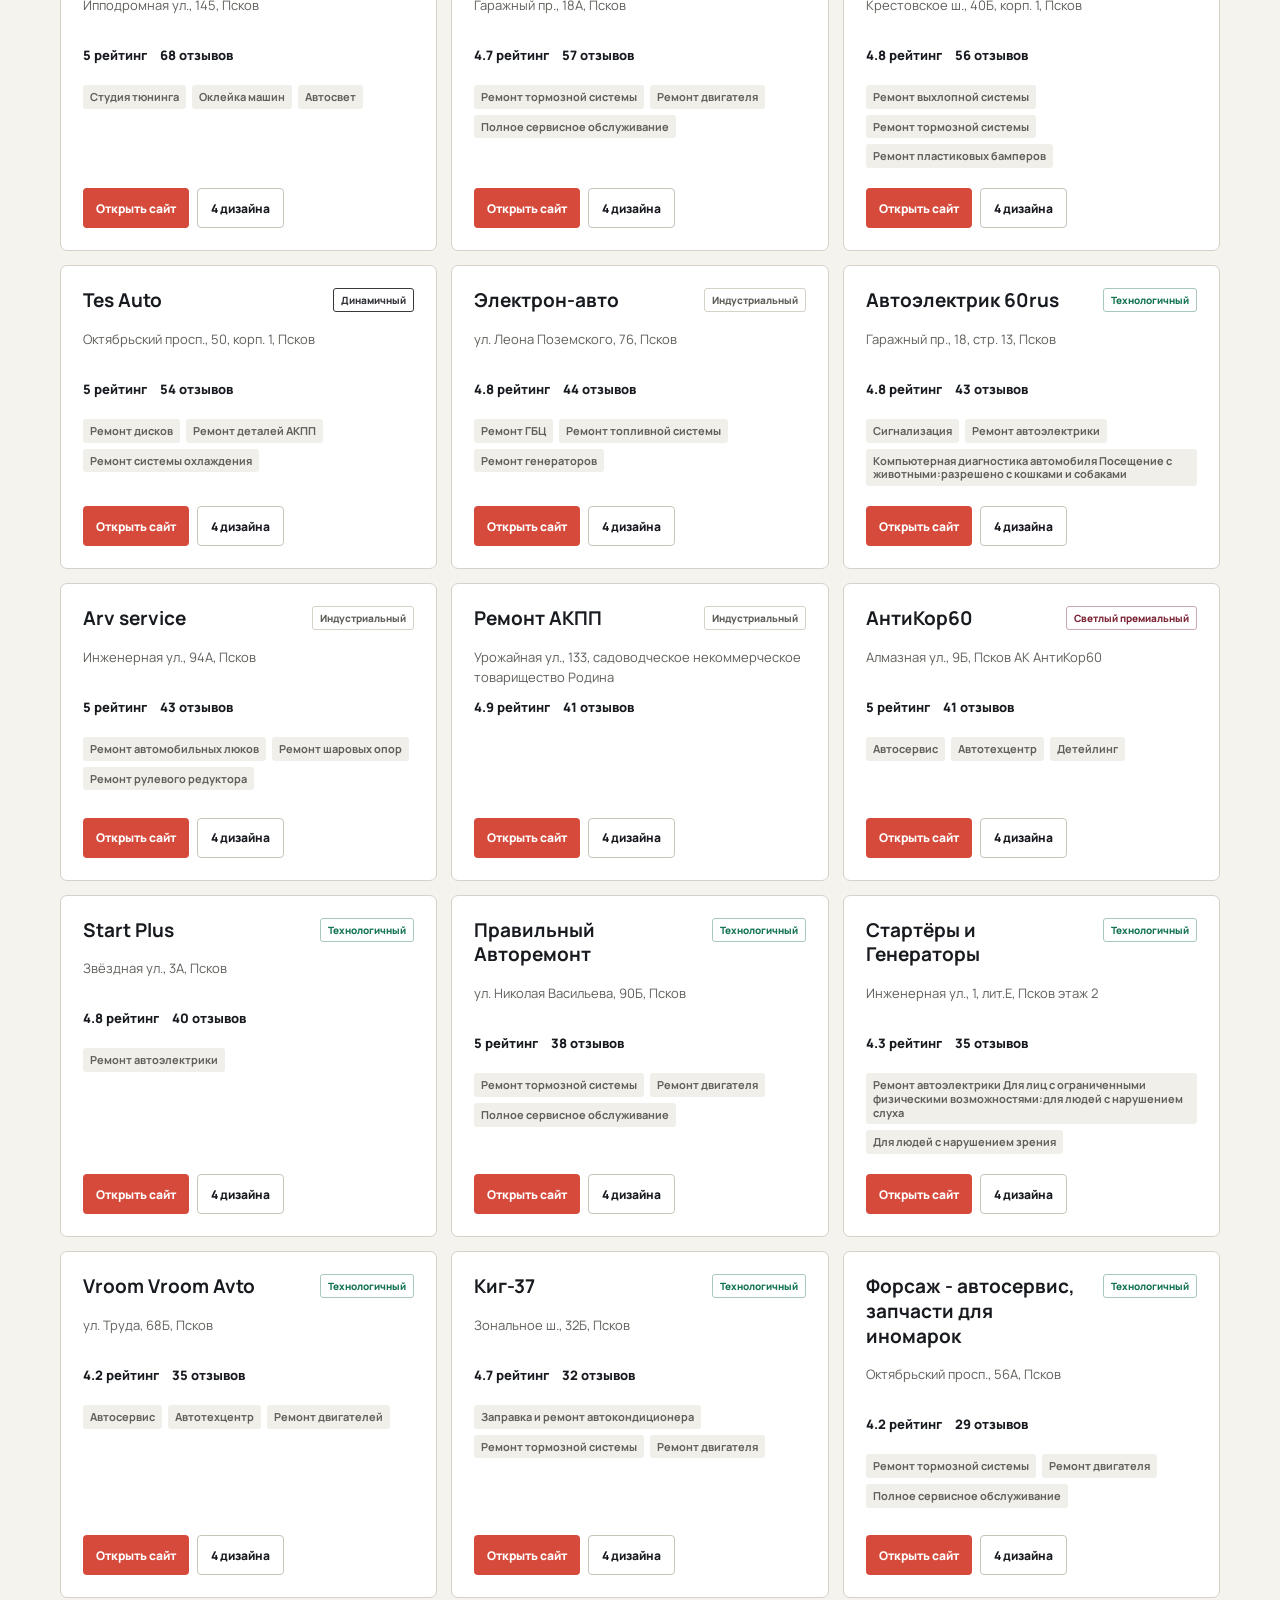
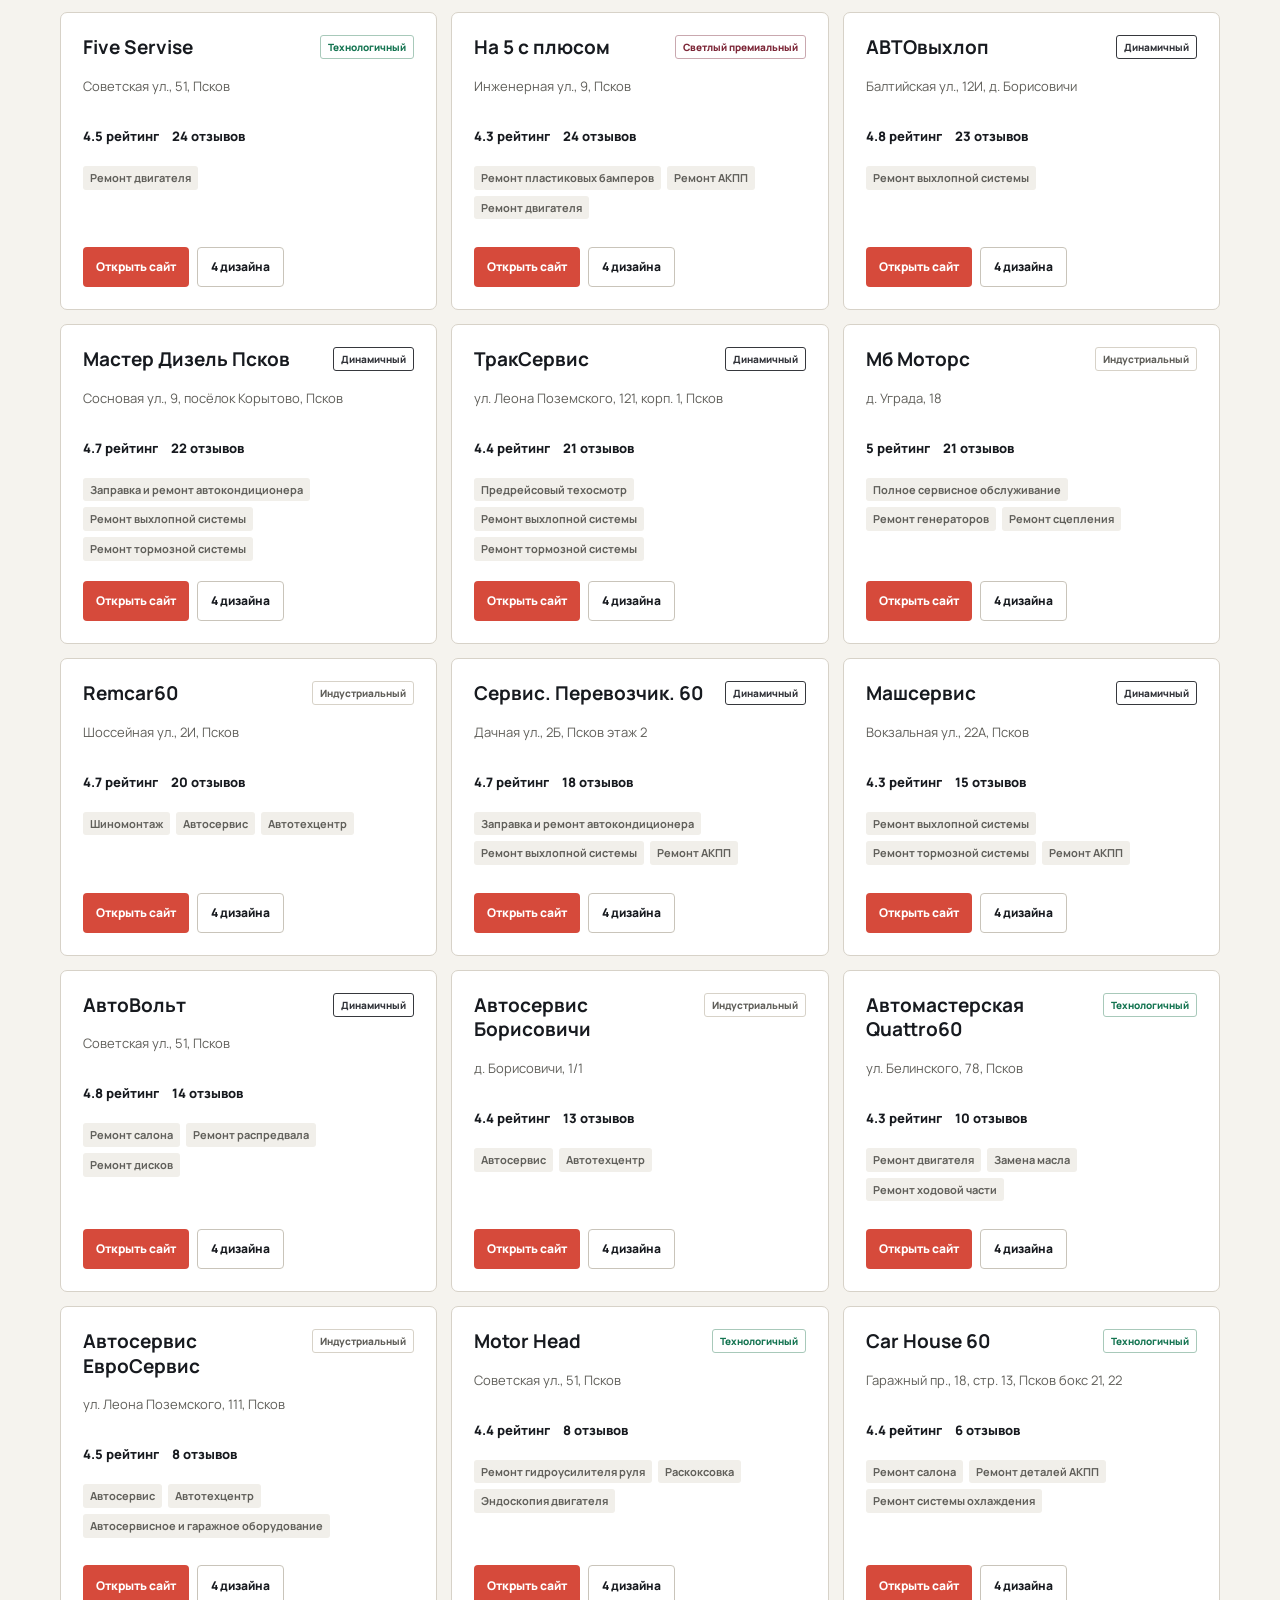
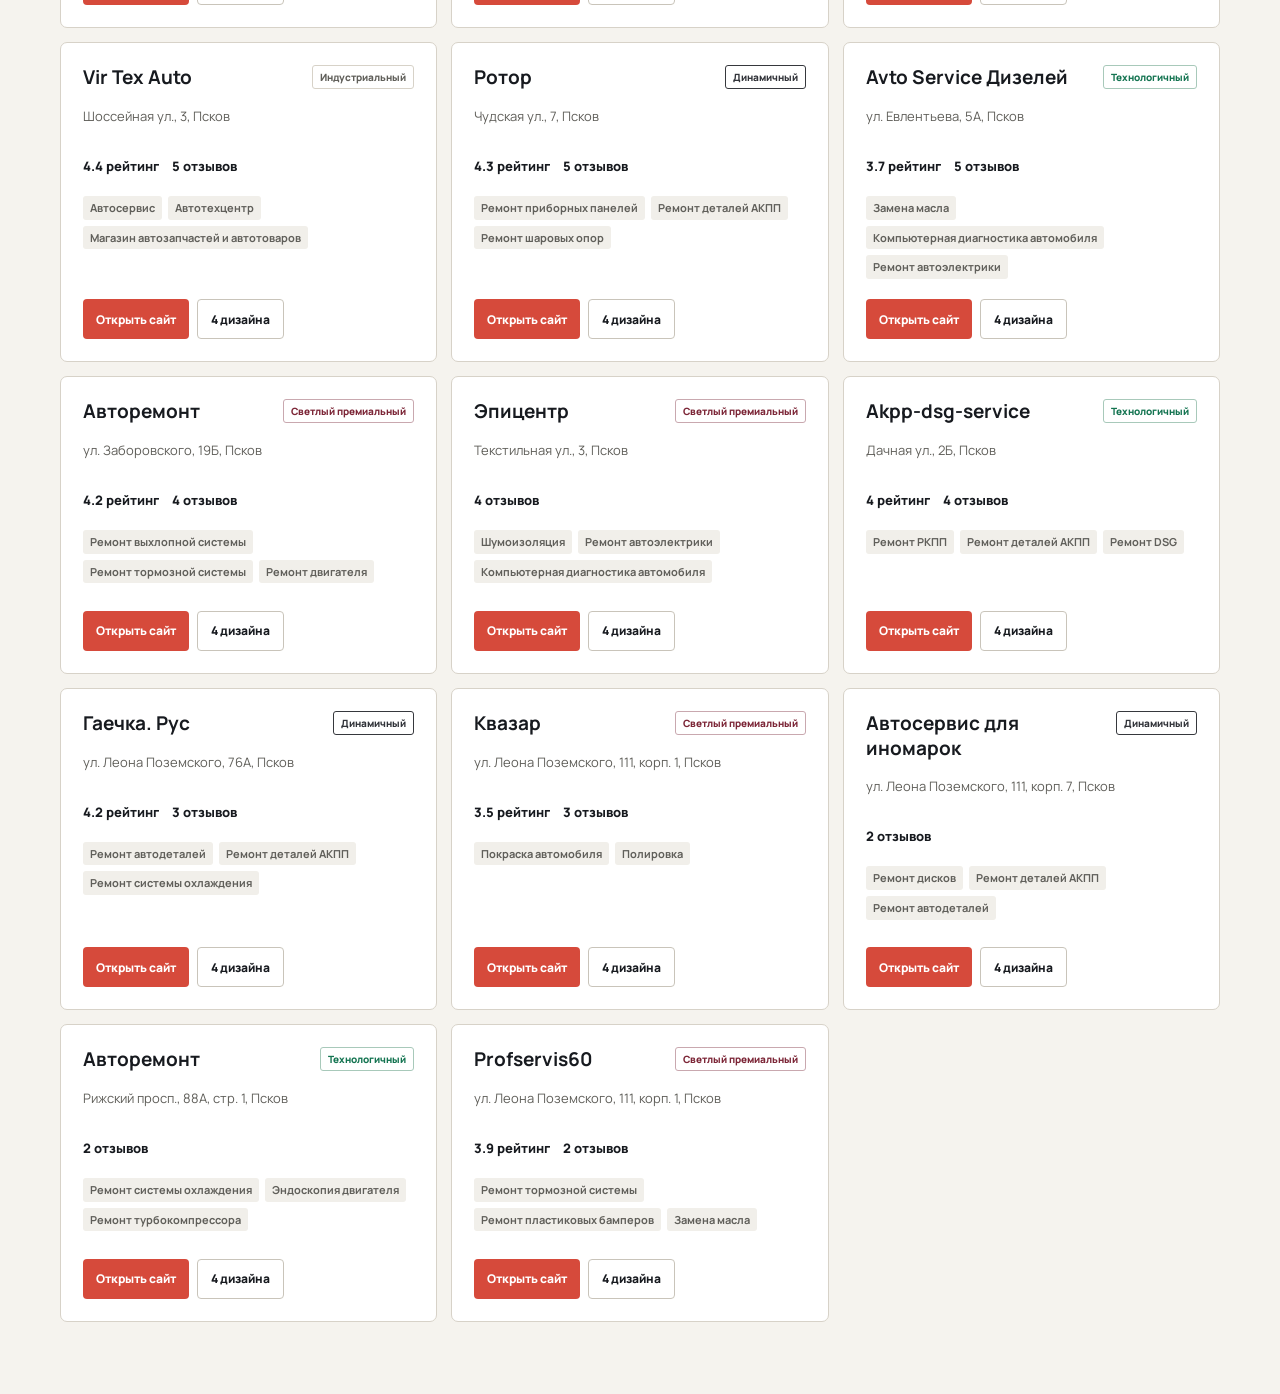
<file: templates/auto-service/demos.html>
<!doctype html>
<html lang="ru">
<head>
  <meta charset="UTF-8" />
  <meta name="viewport" content="width=device-width, initial-scale=1.0" />
  <title>Демо автосервисов Псковской области</title>
  <meta name="description" content="Подборка подготовленных демо-сайтов для автосервисов Псковской области." />
  <meta name="theme-color" content="#171a1f" />
  <link rel="icon" href="./assets/favicon.svg" type="image/svg+xml" />
  <link rel="preconnect" href="https://fonts.googleapis.com">
  <link rel="preconnect" href="https://fonts.gstatic.com" crossorigin>
  <link href="https://fonts.googleapis.com/css2?family=Manrope:wght@400;500;600;700;800&display=swap" rel="stylesheet">
  <link rel="stylesheet" href="./demos.css?v=1" />
  <script src="./demos.js?v=1" defer></script>
</head>
<body>
  <header class="catalog-header">
    <div class="container catalog-header__inner">
      <a class="back-link" href="../../">Направления</a>
      <p class="catalog-kicker">Автосервисы</p>
      <h1>Демо для Псковской области</h1>
      <p class="catalog-lead">Откройте страницу сервиса или посмотрите четыре варианта дизайна.</p>
    </div>
  </header>

  <main class="catalog-main">
    <div class="container">
      <section class="catalog-toolbar" aria-label="Поиск демо">
        <label class="search-field">
          <span>Найти сервис</span>
          <input type="search" placeholder="Название, адрес или услуга" autocomplete="off" data-search />
        </label>
        <label class="variant-filter">
          <span>Дизайн по умолчанию</span>
          <select data-variant-filter>
            <option value="">Все варианты</option>
            <option value="industrial">Индустриальный</option>
            <option value="performance">Динамичный</option>
            <option value="atelier">Светлый премиальный</option>
            <option value="diagnostic">Технологичный</option>
          </select>
        </label>
      </section>

      <p class="catalog-count" aria-live="polite" data-catalog-count></p>
      <section class="demo-grid" aria-label="Список демо" data-demo-grid></section>
      <p class="empty-state" hidden data-empty-state>По этому запросу ничего не найдено.</p>
    </div>
  </main>
</body>
</html>
</file>
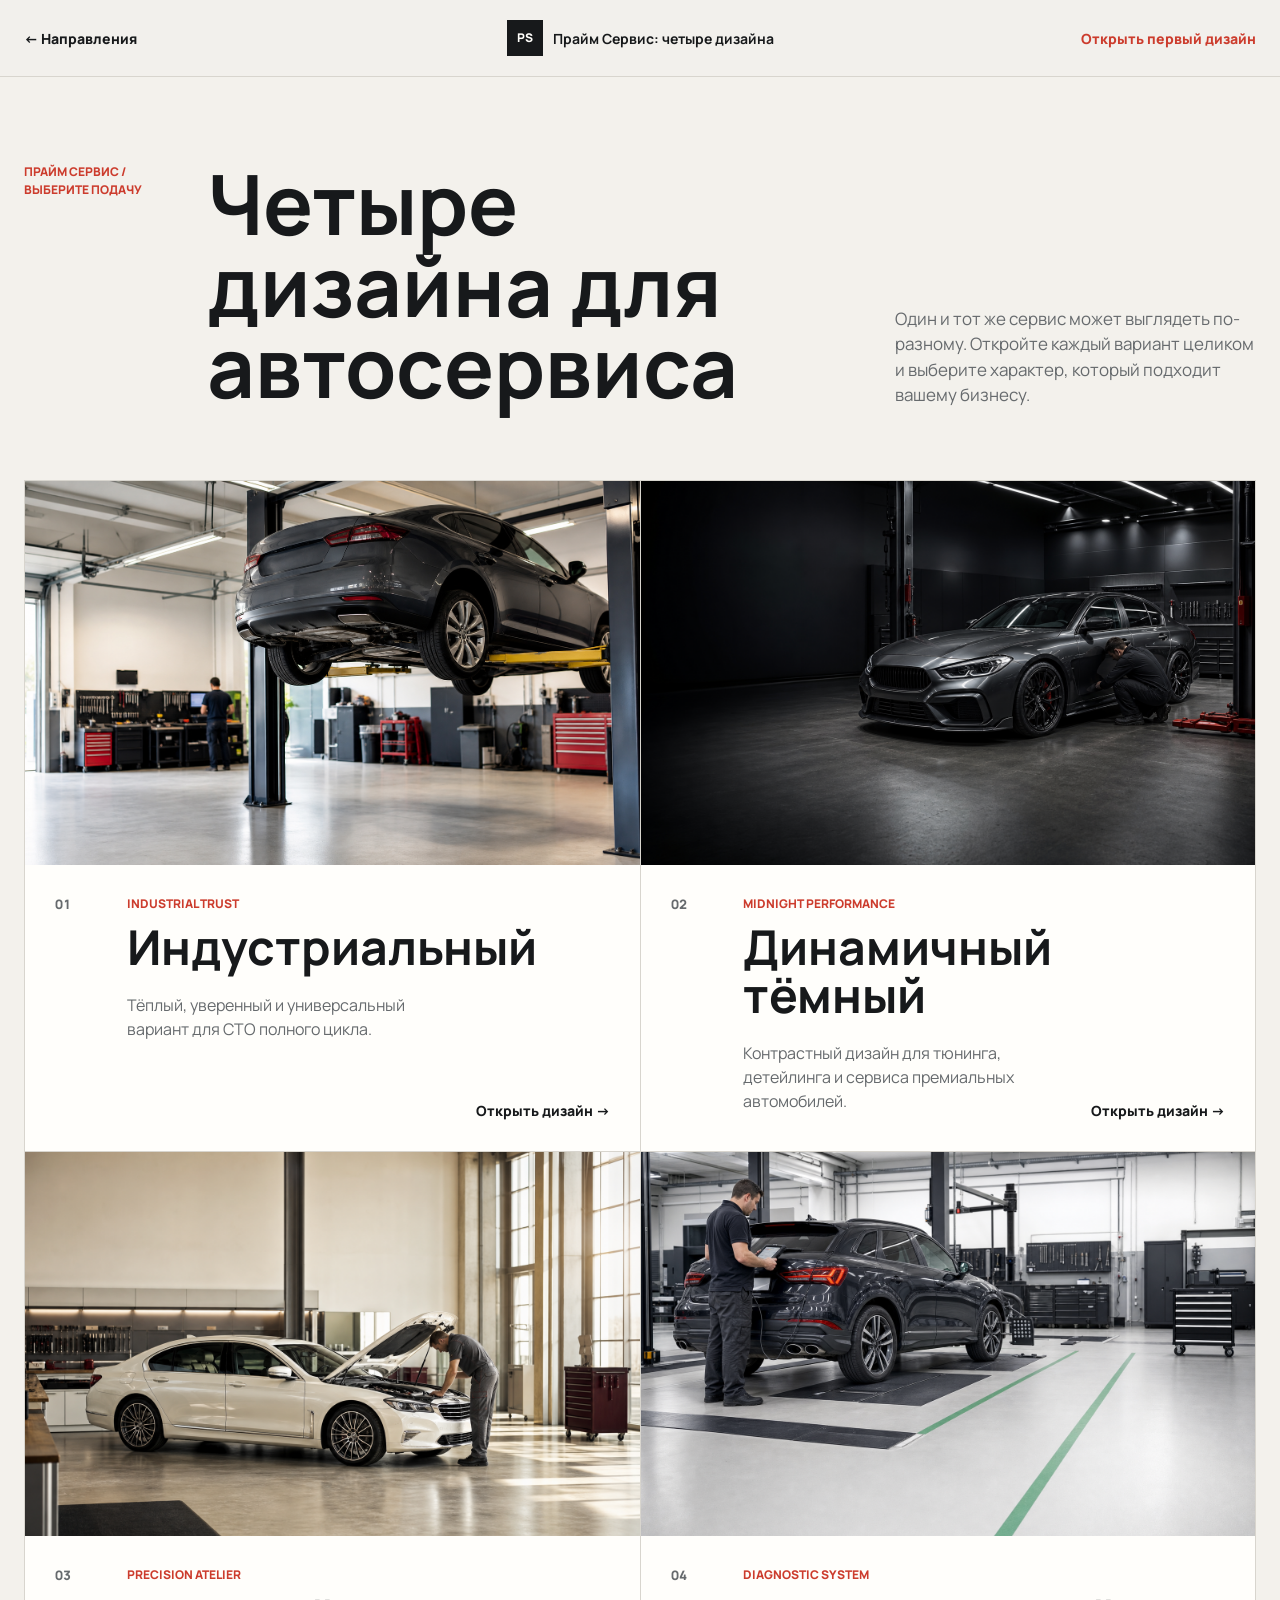
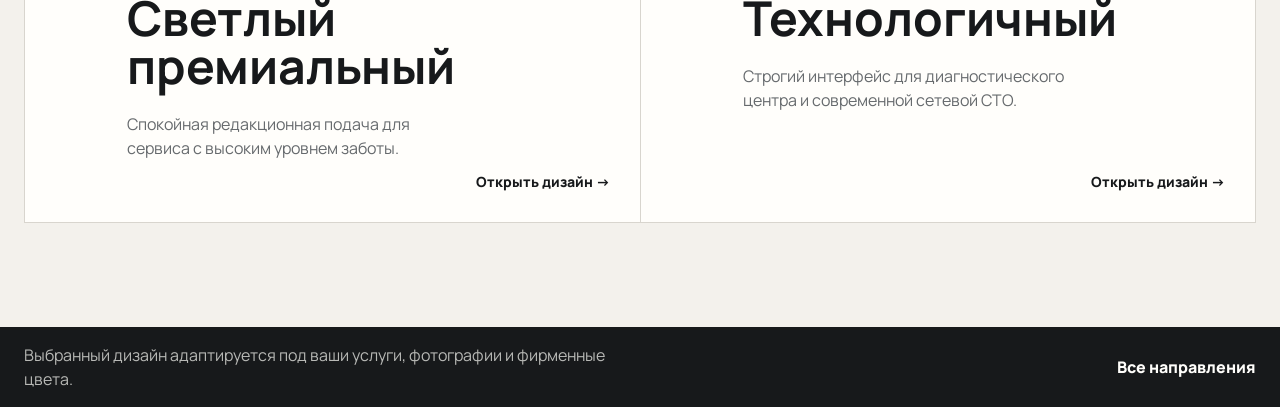
<file: templates/auto-service/showcase.html>
<!doctype html>
<html lang="ru">
<head>
  <meta charset="UTF-8" />
  <meta name="viewport" content="width=device-width, initial-scale=1.0" />
  <title>Дизайны сайта автосервиса</title>
  <meta name="description" content="Четыре готовых дизайна сайта автосервиса: выберите подходящую подачу для своего бизнеса." />
  <meta name="robots" content="index, follow" />
  <meta name="theme-color" content="#151719" />
  <link rel="icon" href="./assets/favicon.svg" type="image/svg+xml" />
  <link rel="preconnect" href="https://fonts.googleapis.com">
  <link rel="preconnect" href="https://fonts.gstatic.com" crossorigin>
  <link href="https://fonts.googleapis.com/css2?family=Manrope:wght@400;500;600;700;800&display=swap" rel="stylesheet">
  <script src="./config.js"></script>
  <script src="./client-loader.js?v=2"></script>
  <link rel="stylesheet" href="./showcase.css?v=3" />
  <script src="./showcase.js?v=3" defer></script>
</head>
<body>
  <header class="chooser-header">
    <div class="container chooser-header__inner">
      <a class="back-link" href="../../" aria-label="Вернуться к направлениям">← Направления</a>
      <a class="chooser-brand" href="./showcase.html" data-client-showcase>
        <span data-client-short-name>PS</span>
        <strong><span data-client-name>Автосервис</span>: четыре дизайна</strong>
      </a>
      <a class="contact-link" href="./?variant=industrial" data-first-design>Открыть первый дизайн</a>
    </div>
  </header>

  <main>
    <section class="chooser-hero">
      <div class="container chooser-hero__grid">
        <p class="eyebrow"><span data-client-name>Автосервис</span> / выберите подачу</p>
        <h1>Четыре дизайна для автосервиса</h1>
        <p>Один и тот же сервис может выглядеть по-разному. Откройте каждый вариант целиком и выберите характер, который подходит вашему бизнесу.</p>
      </div>
    </section>

    <section class="designs" aria-label="Варианты дизайна">
      <div class="container design-grid" data-variant-grid></div>
    </section>
  </main>

  <footer class="chooser-footer">
    <div class="container chooser-footer__inner">
      <p>Выбранный дизайн адаптируется под ваши услуги, фотографии и фирменные цвета.</p>
      <a href="../../">Все направления</a>
    </div>
  </footer>
</body>
</html>
</file>
<file: styles.css>
:root {
  --surface: #f7f4ed;
  --surface-elevated: #ffffff;
  --surface-muted: #ebe5d9;
  --ink: #111114;
  --ink-muted: #67635d;
  --hairline: #d9d1c2;
  --accent: #c7412f;
  --accent-dark: #8f2d22;
  --teal: #315c5a;
  --graphite: #191d22;
  --white: #ffffff;
  --radius-sm: 8px;
  --radius-md: 12px;
  --radius-lg: 20px;
  --container: min(1220px, calc(100% - 40px));
  --shadow-soft: 0 22px 70px rgba(25, 29, 34, 0.11);
}

* {
  box-sizing: border-box;
}

html {
  scroll-behavior: smooth;
}

body {
  margin: 0;
  background: var(--surface);
  color: var(--ink);
  font-family: Manrope, Inter, system-ui, -apple-system, BlinkMacSystemFont, "Segoe UI", sans-serif;
  line-height: 1.5;
  overflow-x: hidden;
}

img {
  display: block;
  max-width: 100%;
}

a {
  color: inherit;
  text-decoration: none;
}

a,
button {
  outline-offset: 4px;
}

a:focus-visible,
button:focus-visible {
  outline: 2px solid var(--accent);
}

code {
  font-family: "SFMono-Regular", Consolas, "Liberation Mono", monospace;
  font-size: 0.92em;
}

.skip-link {
  position: fixed;
  top: 12px;
  left: 12px;
  z-index: 100;
  transform: translateY(-140%);
  background: var(--ink);
  color: var(--surface);
  padding: 10px 14px;
  border-radius: var(--radius-sm);
}

.skip-link:focus {
  transform: translateY(0);
}

.container {
  width: var(--container);
  margin: 0 auto;
}

.site-header {
  position: sticky;
  top: 0;
  z-index: 30;
  background: rgba(247, 244, 237, 0.94);
  backdrop-filter: blur(12px);
  border-bottom: 1px solid var(--hairline);
}

.header__inner {
  min-height: 76px;
  display: flex;
  align-items: center;
  gap: 28px;
}

.brand {
  display: inline-flex;
  align-items: center;
  gap: 12px;
  min-width: 260px;
}

.brand__mark {
  width: 44px;
  height: 44px;
  display: grid;
  place-items: center;
  border-radius: var(--radius-sm);
  background: var(--ink);
  color: var(--surface);
  font-weight: 800;
  letter-spacing: 0.04em;
}

.brand strong,
.brand small {
  display: block;
}

.brand strong {
  line-height: 1.1;
}

.brand small {
  color: var(--ink-muted);
  font-size: 12px;
}

.nav {
  display: flex;
  gap: 4px;
  margin-left: auto;
}

.nav a {
  min-height: 40px;
  display: inline-flex;
  align-items: center;
  padding: 0 12px;
  border-radius: var(--radius-sm);
  color: var(--ink-muted);
  font-size: 14px;
  font-weight: 800;
}

.nav a:hover {
  background: var(--surface-muted);
  color: var(--ink);
}

.button {
  max-width: 100%;
  min-height: 46px;
  display: inline-flex;
  align-items: center;
  justify-content: center;
  border: 1px solid transparent;
  border-radius: var(--radius-sm);
  padding: 0 16px;
  font-size: 15px;
  font-weight: 800;
  transition: background-color 120ms ease, border-color 120ms ease, color 120ms ease, transform 80ms ease;
}

.button:hover {
  transform: translateY(-1px);
}

.button--dark {
  background: var(--ink);
  color: var(--surface);
}

.button--accent {
  background: var(--accent);
  color: var(--white);
}

.button--accent:hover {
  background: var(--accent-dark);
}

.button--secondary {
  border-color: var(--hairline);
  background: var(--surface-elevated);
}

.hero {
  padding: 72px 0 36px;
}

.hero__grid {
  display: grid;
  grid-template-columns: 0.9fr 1.1fr;
  gap: 52px;
  align-items: center;
}

.hero__copy,
.preview,
.section__heading > *,
.workflow__grid > *,
.roadmap__grid > *,
.template-card,
.metrics article {
  min-width: 0;
}

.eyebrow {
  margin: 0 0 16px;
  color: var(--accent-dark);
  font-size: 12px;
  font-weight: 800;
  letter-spacing: 0.1em;
  text-transform: uppercase;
}

h1,
h2,
h3,
p {
  overflow-wrap: anywhere;
}

h1,
h2,
h3 {
  margin: 0;
  letter-spacing: 0;
}

h1 {
  max-width: 780px;
  font-size: 6rem;
  line-height: 1.02;
  letter-spacing: -0.035em;
}

h2 {
  font-size: 3.6rem;
  line-height: 1.08;
  letter-spacing: -0.03em;
}

h3 {
  font-size: 22px;
  line-height: 1.15;
}

.hero__lead {
  max-width: 690px;
  margin: 24px 0 0;
  color: var(--ink-muted);
  font-size: 1.25rem;
}

.hero__actions {
  display: flex;
  flex-wrap: wrap;
  gap: 12px;
  margin-top: 30px;
}

.preview {
  position: relative;
  min-height: 540px;
  margin: 0;
  border-radius: var(--radius-lg);
  overflow: hidden;
  background: var(--surface-muted);
  box-shadow: var(--shadow-soft);
}

.preview img {
  width: 100%;
  height: 100%;
  min-height: 540px;
  object-fit: cover;
}

.preview::after {
  content: "";
  position: absolute;
  inset: 0;
  background: linear-gradient(0deg, rgba(17, 17, 20, 0.42), rgba(17, 17, 20, 0) 54%);
}

.preview figcaption {
  position: absolute;
  left: 22px;
  right: 22px;
  bottom: 22px;
  z-index: 1;
  padding: 18px;
  border-radius: var(--radius-md);
  background: var(--surface-elevated);
}

.preview span,
.preview strong {
  display: block;
}

.preview span {
  color: var(--ink-muted);
  font-size: 13px;
  font-weight: 800;
  text-transform: uppercase;
  letter-spacing: 0.08em;
}

.preview strong {
  margin-top: 4px;
  font-size: 26px;
  letter-spacing: -0.02em;
}

.metrics {
  padding: 18px 0 72px;
}

.metrics__grid {
  display: grid;
  grid-template-columns: repeat(4, 1fr);
  gap: 1px;
  border: 1px solid var(--hairline);
  border-radius: var(--radius-md);
  background: var(--hairline);
  overflow: hidden;
}

.metrics article {
  min-height: 128px;
  padding: 22px;
  background: var(--surface-elevated);
}

.metrics strong {
  display: block;
  font-size: 2.4rem;
  line-height: 1;
  letter-spacing: -0.03em;
  font-variant-numeric: tabular-nums;
}

.metrics span {
  display: block;
  max-width: 220px;
  margin-top: 12px;
  color: var(--ink-muted);
  font-size: 14px;
}

.section {
  padding: 88px 0;
}

.section__heading {
  display: grid;
  grid-template-columns: minmax(0, 0.82fr) minmax(300px, 0.48fr);
  gap: 36px;
  align-items: end;
  margin-bottom: 34px;
}

.section__heading > p,
.roadmap__grid > div > p {
  margin: 0;
  color: var(--ink-muted);
  font-size: 18px;
}

.template-grid {
  display: grid;
  grid-template-columns: repeat(3, minmax(0, 1fr));
  gap: 14px;
}

.template-card {
  display: grid;
  grid-template-rows: 230px 1fr;
  min-height: 520px;
  border: 1px solid var(--hairline);
  border-radius: var(--radius-md);
  background: var(--surface-elevated);
  overflow: hidden;
}

.template-card__media {
  position: relative;
  display: grid;
  place-items: center;
  overflow: hidden;
  background: var(--graphite);
}

.template-card__media img {
  width: 100%;
  height: 100%;
  object-fit: cover;
  transition: transform 180ms ease;
}

.template-card__media:hover img {
  transform: scale(1.02);
}

.template-card__placeholder {
  width: calc(100% - 28px);
  height: calc(100% - 28px);
  display: grid;
  place-items: center;
  border: 1px solid rgba(247, 244, 237, 0.22);
  color: var(--surface);
  font-size: 32px;
  font-weight: 800;
  letter-spacing: -0.03em;
}

.template-card__content {
  padding: 22px;
  display: flex;
  flex-direction: column;
}

.template-card__status {
  width: fit-content;
  min-height: 28px;
  display: inline-flex;
  align-items: center;
  padding: 0 9px;
  border-radius: var(--radius-sm);
  background: var(--surface-muted);
  color: var(--teal);
  font-size: 12px;
  font-weight: 800;
}

.template-card h3 {
  margin-top: 18px;
}

.template-card p {
  margin: 12px 0 18px;
  color: var(--ink-muted);
}

.tag-list {
  display: flex;
  flex-wrap: wrap;
  gap: 8px;
  margin-top: auto;
}

.tag-list span {
  min-height: 30px;
  display: inline-flex;
  align-items: center;
  padding: 0 9px;
  border: 1px solid var(--hairline);
  border-radius: var(--radius-sm);
  color: var(--ink-muted);
  font-size: 12px;
  font-weight: 800;
}

.text-link {
  width: fit-content;
  margin-top: 22px;
  color: var(--accent-dark);
  font-weight: 800;
  text-decoration: underline;
  text-decoration-thickness: 1px;
  text-underline-offset: 5px;
}

.workflow {
  background: var(--graphite);
  color: var(--surface);
}

.workflow .eyebrow {
  color: #f0c8bf;
}

.workflow__grid,
.roadmap__grid {
  display: grid;
  grid-template-columns: 0.62fr 1.38fr;
  gap: 48px;
  align-items: start;
}

.workflow__list {
  display: grid;
  grid-template-columns: repeat(3, minmax(0, 1fr));
  gap: 1px;
  padding: 0;
  margin: 0;
  list-style: none;
  border: 1px solid rgba(247, 244, 237, 0.18);
  border-radius: var(--radius-md);
  background: rgba(247, 244, 237, 0.18);
  overflow: hidden;
}

.workflow__list li {
  min-height: 300px;
  padding: 24px;
  background: rgba(255, 255, 255, 0.06);
}

.workflow__list span {
  display: block;
  margin-bottom: 82px;
  color: #f0c8bf;
  font-size: 13px;
  font-weight: 800;
  font-variant-numeric: tabular-nums;
}

.workflow__list p {
  color: rgba(247, 244, 237, 0.7);
}

.queue {
  display: grid;
  gap: 10px;
}

.queue__item {
  display: grid;
  grid-template-columns: 54px 1fr;
  gap: 18px;
  padding: 18px;
  border: 1px solid var(--hairline);
  border-radius: var(--radius-md);
  background: var(--surface-elevated);
}

.queue__item span {
  color: var(--accent-dark);
  font-weight: 800;
  font-variant-numeric: tabular-nums;
}

.queue__item p {
  margin: 0;
  color: var(--ink-muted);
}

.footer {
  padding: 34px 0;
  border-top: 1px solid var(--hairline);
}

.footer__inner {
  display: flex;
  justify-content: space-between;
  gap: 24px;
  color: var(--ink-muted);
}

.footer p {
  margin: 0;
}

.footer a {
  color: var(--ink);
  font-weight: 800;
}

@media (max-width: 1060px) {
  .header__inner {
    flex-wrap: wrap;
    gap: 14px;
    padding: 14px 0;
  }

  .nav {
    order: 3;
    width: 100%;
    margin-left: 0;
  }

  .hero__grid,
  .section__heading,
  .workflow__grid,
  .roadmap__grid {
    grid-template-columns: 1fr;
  }

  .preview,
  .preview img {
    min-height: 430px;
  }

  .metrics__grid,
  .template-grid {
    grid-template-columns: repeat(2, minmax(0, 1fr));
  }
}

@media (max-width: 720px) {
  :root {
    --container: min(1220px, calc(100% - 28px));
  }

  .brand {
    min-width: 0;
  }

  .brand small {
    display: none;
  }

  .header__inner > .button {
    display: none;
  }

  .nav {
    display: grid;
    grid-template-columns: repeat(3, minmax(0, 1fr));
  }

  .nav a {
    justify-content: center;
    padding: 0 4px;
    font-size: 12px;
    line-height: 1.2;
    text-align: center;
    white-space: normal;
  }

  .hero {
    padding-top: 46px;
  }

  h1 {
    font-size: 3.4rem;
    max-width: 340px;
  }

  .hero__lead {
    max-width: 340px;
  }

  h2 {
    font-size: 2.8rem;
  }

  .hero__actions,
  .metrics__grid,
  .template-grid,
  .workflow__list,
  .footer__inner {
    display: grid;
    grid-template-columns: 1fr;
  }

  .preview,
  .preview img {
    min-height: 350px;
  }

  .preview strong {
    font-size: 1.4rem;
  }

  .template-card {
    grid-template-rows: 210px 1fr;
    min-height: auto;
  }

  .workflow__list span {
    margin-bottom: 46px;
  }
}

@media (prefers-reduced-motion: reduce) {
  *,
  *::before,
  *::after {
    scroll-behavior: auto !important;
    transition-duration: 0.01ms !important;
    animation-duration: 0.01ms !important;
    animation-iteration-count: 1 !important;
  }
}
</file>
<file: clients/trakservis/style.css>
@import url('https://fonts.googleapis.com/css2?family=Golos+Text:wght@400;500;600;700;800;900&family=Oswald:wght@500;600;700&display=swap');
:root{font-family:'Golos Text',Arial,sans-serif;color:#202329;background:#f5f6f7;font-synthesis:none;--accent:#f76a29;--ink:#202329;--muted:#606873;--paper:#f5f6f7;--panel:#fff;--line:#d7dbe0;--heading:'Oswald','Arial Narrow',sans-serif}
*{box-sizing:border-box}html{scroll-behavior:smooth;scroll-padding-top:24px}body{margin:0}a{color:inherit;text-decoration:none}button{font:inherit}img{display:block;max-width:100%}figure,p,h1,h2,h3{margin:0}button,a{-webkit-tap-highlight-color:transparent}a:focus-visible,button:focus-visible{outline:3px solid var(--accent);outline-offset:5px}::selection{background:var(--accent);color:#111}.container{width:min(1280px,calc(100% - 96px));margin:auto}.eyebrow{font-size:14px;font-weight:600;letter-spacing:.12em;text-transform:uppercase}.logo{display:inline-flex;align-items:center;gap:12px}.logo-mark{display:flex;align-items:center;justify-content:center;width:49px;height:45px;transform:skew(-9deg);background:var(--accent);color:#16191d;font-size:25px;font-weight:900;letter-spacing:-.12em;padding-right:4px}.logo-mark span{margin-left:2px}.logo-text{font-size:24px;font-weight:800;letter-spacing:-.04em;line-height:1.2}.logo-text small{display:block;font-size:10px;font-weight:500;letter-spacing:.1em;margin-top:5px}.design-bar{min-height:44px;background:#111418;color:#c9cdd2;display:flex;align-items:center;justify-content:space-between;gap:20px;padding:8px 30px;font-size:12px}.design-bar nav{display:flex;gap:8px}.design-bar nav a{padding:7px 10px;border-radius:3px}.design-bar nav a[aria-current]{background:#353b43;color:white}.design-bar a:hover{color:white}.demo-label{color:#9fa7b1}.topline{font-size:12px;background:var(--ink);color:#cbd0d6;border-top:1px solid #42474e}.topline .container{display:flex;justify-content:space-between;padding-block:10px}.header{background:var(--paper);color:var(--ink)}.header-inner{min-height:106px;display:flex;align-items:center;justify-content:space-between;gap:28px}.main-nav{display:flex;gap:27px;font-size:14px;font-weight:500}.main-nav a:hover{color:var(--accent)}.header-phone{font-size:18px;font-weight:700}.header-phone small{display:block;font-weight:400;font-size:12px;color:var(--muted);text-align:right;margin-top:5px}.menu-toggle{display:none}.hero{position:relative;overflow:hidden;background:#202329;color:white}.hero-grid{display:grid;grid-template-columns:1.05fr 1fr;min-height:645px;position:relative}.hero-copy{padding:75px 45px 65px 0;position:relative;z-index:2}.hero .eyebrow{color:#b6bec7;margin-bottom:26px}.hero h1{font-family:var(--heading);font-size:clamp(52px,5.2vw,78px);font-weight:600;line-height:1.07;letter-spacing:-.025em;text-transform:uppercase}.hero h1 em{font-style:normal;color:var(--accent)}.hero-description{color:#c6cbd1;font-size:16px;line-height:1.75;max-width:465px;margin:28px 0 32px}.actions{display:flex;flex-wrap:wrap;gap:12px}.button{display:inline-flex;align-items:center;justify-content:space-between;gap:28px;min-height:54px;padding:16px 23px;font-size:14px;font-weight:600;transition:background .2s,transform .2s}.button:hover{transform:translateY(-2px)}.primary{background:var(--accent);color:#111}.secondary{border:1px solid #777f87;color:inherit}.secondary:hover{background:#ffffff12}.button span{font-size:20px}.hero-note{display:flex;align-items:center;gap:16px;margin-top:45px}.hero-note>span{font-family:var(--heading);font-size:42px;line-height:1}.hero-note p{color:#9da6b0;font-size:12px;line-height:1.5}.hero-media{position:relative;min-width:0;margin-right:calc((1280px - 100vw)/2)}.hero-media img{width:100%;height:100%;object-fit:cover;position:absolute}.hero-media:after{content:'';position:absolute;inset:0;background:linear-gradient(0deg,#111a24cc,transparent 65%)}.hero-media figcaption{position:absolute;z-index:1;bottom:42px;left:32px;right:30px;border-top:1px solid #ffffff66;padding-top:16px}.hero-media figcaption span{display:block;letter-spacing:.12em;font-size:12px;margin-bottom:9px}.hero-media figcaption b{font-weight:500;font-size:18px}.hero-index{display:none}.capabilities{background:var(--accent);color:#171a1e}.capabilities .container{display:grid;grid-template-columns:repeat(4,1fr);padding-block:24px}.capabilities span{text-align:center;border-right:1px solid #0003;font-size:14px;font-weight:600}.capabilities span:last-child{border:0}.section{padding:100px 0}.section-heading{display:flex;justify-content:space-between;align-items:end;gap:40px;margin-bottom:42px}.section .eyebrow{color:var(--muted);margin-bottom:20px}.section h2{font-family:var(--heading);font-size:clamp(36px,3.8vw,52px);line-height:1.12;letter-spacing:-.025em;font-weight:600}.section-heading>p,.section-description{font-size:16px;line-height:1.75;color:var(--muted)}.service-grid{display:grid;grid-template-columns:repeat(3,1fr);gap:1px;background:var(--line);border:1px solid var(--line)}.service-card{position:relative;background:var(--panel);padding:30px;display:flex;flex-direction:column;min-height:282px}.service-index{color:var(--muted);font-size:14px;margin-bottom:34px}.service-card h3{font-size:21px;line-height:1.3;margin-bottom:14px;letter-spacing:-.02em}.service-card p{font-size:14px;line-height:1.75;color:var(--muted);margin-bottom:24px}.service-card a{margin-top:auto;font-size:14px;font-weight:500;display:flex;justify-content:space-between}.service-card a:hover{color:var(--accent)}.vehicles{background:#202329;color:#fff}.vehicle-grid{display:grid;grid-template-columns:1fr 1fr;gap:95px}.vehicles .eyebrow{color:#a8b0ba}.vehicles .section-description{color:#b6bdc6;max-width:410px;margin:25px 0}.text-link{display:inline-block;font-weight:500;font-size:14px;border-bottom:1px solid;padding-bottom:7px}.vehicle-list article{display:flex;gap:28px;border-top:1px solid #ffffff30;padding:25px 0}.vehicle-list article>span{color:var(--accent);font-size:14px}.vehicle-list h3{font-size:20px;font-weight:500;margin-bottom:9px}.vehicle-list p{font-size:14px;line-height:1.6;color:#b6bdc6}.about-grid{display:grid;grid-template-columns:1fr 1fr;gap:75px;align-items:center}.about-image{position:relative;min-height:500px;align-self:stretch;background:var(--ink)}.about-image img{position:absolute;width:100%;height:100%;object-fit:cover}.about-image figcaption{position:absolute;bottom:0;left:0;right:0;padding:22px;background:#101822d9;color:#fff;font-size:14px}.about-copy>p:not(.eyebrow){font-size:16px;line-height:1.8;color:var(--muted);margin:24px 0}.principles{margin:25px 0 30px}.principles>div{border-top:1px solid var(--line);padding:18px 0}.principles b{font-size:16px;font-weight:600}.principles p{font-size:14px;line-height:1.7;color:var(--muted);margin-top:7px}.process{border-top:1px solid var(--line);padding-top:70px}.process-grid{display:grid;grid-template-columns:repeat(4,1fr);gap:32px}.process-grid article{border-top:2px solid var(--line);padding-top:24px}.process-grid article>span{font-family:var(--heading);font-size:36px;color:var(--muted)}.process-grid h3{font-size:18px;line-height:1.4;margin:20px 0 10px}.process-grid p{font-size:14px;line-height:1.7;color:var(--muted)}.contacts{background:#202329;color:#fff}.contact-grid{display:grid;grid-template-columns:1.2fr 1fr;gap:90px}.contacts .eyebrow{color:#aab2bd}.contacts h2{font-size:clamp(48px,5vw,70px)}.contacts h2+p{color:#bdc5cf;font-size:16px;line-height:1.7;margin:24px 0}.contact-phone{display:block;font-size:clamp(23px,2.6vw,35px);font-weight:600;letter-spacing:-.03em;margin:28px 0 12px}.contact-mail{color:#c7cfd8;font-size:16px;overflow-wrap:anywhere}.contacts .actions{margin-top:30px}.address-card{padding:40px;background:#2c3239;border:1px solid #424c56;align-self:stretch;display:flex;flex-direction:column;justify-content:center}.address-label{font-size:12px;letter-spacing:.2em;color:#b8c2ce}.address-card h3{font-family:var(--heading);font-size:46px;margin:30px 0 14px}.address-card>p{font-size:20px;line-height:1.6}.hours{display:flex;flex-wrap:wrap;justify-content:space-between;gap:10px;border-block:1px solid #ffffff30;padding-block:20px;margin:30px 0;font-size:14px}.map-button{border:1px solid #73808e;color:white}.footer{padding:36px 0;background:#13171c;color:white}.footer .container{display:flex;align-items:center;justify-content:space-between;gap:30px}.footer p{font-size:12px;line-height:1.6;color:#b1bbc7}.footer .container>a:last-child{font-size:14px}.mobile-call{display:none}.skip-link{position:fixed;top:-70px;left:20px;z-index:100;background:white;color:#111;padding:16px}.skip-link:focus{top:12px}
/* 02 — a light, spacious service identity */
.theme-nordic{--accent:#245bda;--paper:#fff;--panel:#f6f8fc;--ink:#132743;--muted:#586b82;--line:#dce4ef;--heading:'Golos Text',Arial,sans-serif;background:var(--paper);color:var(--ink)}.theme-nordic .logo-mark{color:white;transform:none;border-radius:9px}.theme-nordic .topline{background:#edf3fd;color:#415d80}.theme-nordic .hero{background:#edf3fd;color:var(--ink);padding:25px 0 65px}.theme-nordic .hero-grid{min-height:590px;gap:45px;grid-template-columns:1fr 1.04fr;align-items:center}.theme-nordic .hero-copy{padding:30px 0}.theme-nordic .hero .eyebrow{color:#345d99}.theme-nordic .hero h1{text-transform:none;font-size:clamp(42px,4.5vw,65px);font-weight:600;line-height:1.1;letter-spacing:-.055em}.theme-nordic .hero-description{color:var(--muted)}.theme-nordic .hero-media{margin:0;height:540px;border-radius:120px 12px 12px 12px;overflow:hidden}.theme-nordic .hero-media figcaption{color:white}.theme-nordic .hero-note{margin-top:32px}.theme-nordic .hero-note p{color:var(--muted)}.theme-nordic .primary{color:white}.theme-nordic .button{border-radius:7px}.theme-nordic .hero .secondary{border-color:#b5c5df}.theme-nordic .capabilities{background:white;color:var(--ink);border-bottom:1px solid var(--line)}.theme-nordic .capabilities .container{padding-block:30px}.theme-nordic .section h2{font-weight:600;font-size:clamp(32px,3.3vw,45px);letter-spacing:-.05em}.theme-nordic .service-grid{gap:18px;border:0;background:none}.theme-nordic .service-card{border-radius:12px}.theme-nordic .service-index{color:var(--accent)}.theme-nordic .vehicles{background:#edf3fd;color:var(--ink)}.theme-nordic .vehicles .eyebrow,.theme-nordic .vehicles .section-description,.theme-nordic .vehicle-list p{color:var(--muted)}.theme-nordic .vehicle-list article{border-color:#c5d2e5}.theme-nordic .about-image{border-radius:12px;overflow:hidden}.theme-nordic .contacts{background:#132f61}.theme-nordic .address-card{background:#20447a;border-color:#5373a2;border-radius:12px}.theme-nordic .contacts h2{font-size:55px}.theme-nordic .footer{background:#0f2449}
/* 03 — full-bleed photographic direction */
.theme-graphite{--accent:#d1ef77;--paper:#101311;--panel:#181c19;--ink:#f1f4ec;--muted:#a6b1a3;--line:#343d34;--heading:'Golos Text',Arial,sans-serif;background:var(--paper);color:var(--ink)}.theme-graphite .topline{background:#191f19;color:#bec7b9}.theme-graphite .logo-mark{transform:none;border-radius:50%;font-size:22px}.theme-graphite .hero-grid{display:block;min-height:710px}.theme-graphite .hero-copy{padding:100px 0 75px;max-width:790px}.theme-graphite .hero h1{text-transform:none;font-size:clamp(54px,6.5vw,92px);line-height:1.02;font-weight:500;letter-spacing:-.055em}.theme-graphite .hero-media{position:absolute;inset:0 calc((1280px - 100vw)/2);margin:0}.theme-graphite .hero-media:after{background:linear-gradient(90deg,#0a100af2 0%,#10180c9c 60%,#10180c26),linear-gradient(0deg,#101311,transparent 30%)}.theme-graphite .hero-media figcaption{left:auto;right:40px;bottom:50px;width:230px}.theme-graphite .hero-description{max-width:455px}.theme-graphite .hero-note{display:none}.theme-graphite .capabilities{background:#101311;color:#b8c6a9;border-bottom:1px solid var(--line)}.theme-graphite .capabilities span{border-color:var(--line)}.theme-graphite .section h2{font-family:var(--heading);font-weight:500;letter-spacing:-.04em;font-size:clamp(34px,3.5vw,50px)}.theme-graphite .service-grid{grid-template-columns:repeat(2,1fr);border:0;background:none;gap:0 40px}.theme-graphite .service-card{background:none;min-height:245px;border-top:1px solid var(--line);padding-inline:0}.theme-graphite .service-index{color:var(--accent)}.theme-graphite .vehicles{background:#1c241b}.theme-graphite .contacts{background:#1c241b}.theme-graphite .address-card{background:#293326;border-color:#47583e}.theme-graphite .about-image{order:2}.theme-graphite .about-grid{gap:65px}.theme-graphite .footer{background:#0b0f0b}
/* 04 — structured technical service direction */
.theme-technical{--accent:#08765b;--paper:#f0f5f3;--panel:#f8fbfa;--ink:#143d36;--muted:#526d65;--line:#bdd0c9;--heading:'Golos Text',Arial,sans-serif;background:var(--paper);color:var(--ink)}.theme-technical .topline{background:#123d34}.theme-technical .hero{background:#dcebe5;color:var(--ink);border-block:1px solid var(--line)}.theme-technical .hero-grid{grid-template-columns:1fr 1fr;min-height:620px}.theme-technical .hero-copy{padding:60px 38px 50px 0}.theme-technical .hero h1{text-transform:none;font-size:clamp(45px,4.7vw,65px);font-weight:600;letter-spacing:-.055em}.theme-technical .hero .eyebrow,.theme-technical .hero-description,.theme-technical .hero-note p{color:var(--muted)}.theme-technical .hero-media{margin:30px 0 30px 25px;align-self:stretch;border:8px solid #fff}.theme-technical .hero-media figcaption{color:white;left:20px;right:20px;bottom:20px}.theme-technical .logo-mark,.theme-technical .primary{color:white}.theme-technical .logo-mark{transform:none}.theme-technical .capabilities{background:#123d34;color:#e0f0e9}.theme-technical .capabilities span{border-color:#ffffff3a}.theme-technical .section h2{font-size:clamp(32px,3.5vw,47px);font-weight:600;letter-spacing:-.04em}.theme-technical .service-grid{grid-template-columns:1fr 1fr}.theme-technical .service-card{min-height:205px;padding-left:76px}.theme-technical .service-index{position:absolute;left:26px;top:34px;color:var(--accent);font-weight:700}.theme-technical .vehicles,.theme-technical .contacts{background:#123d34}.theme-technical .vehicle-list article>span{color:#85d9b8}.theme-technical .about-image{min-height:470px}.theme-technical .address-card{background:#204d41;border-color:#5d8072}.theme-technical .footer{background:#0b2c24}
/* The four-design selection page */
.showcase{background:#15191e;color:#f4f5f6}.gallery-wrap{width:min(1260px,calc(100% - 80px));margin:auto}.gallery-header{display:flex;justify-content:space-between;align-items:center;padding:36px 0;border-bottom:1px solid #343c46}.gallery-header>span{font-size:14px;color:#a6b0bc}.gallery-intro{padding:72px 0 48px}.gallery-intro .eyebrow{color:#a7b1bd;margin-bottom:24px}.gallery-intro h1{font-size:clamp(46px,6vw,78px);line-height:1.05;letter-spacing:-.06em;font-weight:600}.gallery-intro h1>span{color:#a2aebb}.gallery-intro>p:last-child{margin-top:24px;color:#a7b1bd;font-size:17px}.design-grid{display:grid;grid-template-columns:1fr 1fr;gap:36px 28px}.design-card{min-width:0;display:block;border:1px solid #37414d;transition:transform .2s,border-color .2s}.design-card:hover{transform:translateY(-5px);border-color:#8997a7}.design-art{height:345px;position:relative;overflow:hidden;background:#222930;isolation:isolate}.design-art img{position:absolute;inset:0 0 0 auto;width:55%;height:100%;object-fit:cover;z-index:-2}.design-art:after{content:'';position:absolute;inset:0;z-index:-1;background:linear-gradient(90deg,#202329 5%,#202329 40%,transparent 100%)}.mini-brand{position:absolute;left:30px;right:28px;top:27px;font-weight:800;font-size:13px;letter-spacing:.04em;display:flex;justify-content:space-between}.mini-brand span{font-weight:400;color:#b4bdc9}.mini-heading{position:absolute;left:30px;top:103px;right:20px;font-family:'Oswald',sans-serif;font-weight:600;font-size:clamp(30px,3.2vw,44px);line-height:1.12;text-transform:uppercase;letter-spacing:-.02em}.mini-heading em{font-style:normal;color:#f76a29}.mini-button{position:absolute;bottom:35px;left:30px;font-size:12px;font-weight:600;background:#f76a29;color:#16191e;padding:13px 17px}.design-info{display:flex;gap:18px;padding:25px 26px;min-height:145px}.design-number{font-size:14px;color:#8594a6;margin-top:4px}.design-info p{font-size:12px;text-transform:uppercase;letter-spacing:.1em;color:#9eabbc;margin-bottom:8px}.design-info h2{font-size:24px;font-weight:600;letter-spacing:-.035em;margin-bottom:10px}.design-info div>span{font-size:14px;line-height:1.6;color:#a5b0bd}.design-info>b{margin-left:auto;font-size:26px;font-weight:400}.preview-nordic .design-art{background:#edf3fd;color:#132743}.preview-nordic .design-art:after{background:linear-gradient(90deg,#edf3fd 20%,#edf3fdf0 42%,transparent)}.preview-nordic .design-art img{width:48%;inset:45px 18px 20px auto;height:280px;border-radius:70px 6px 6px 6px}.preview-nordic .mini-heading{font-family:'Golos Text',Arial,sans-serif;font-size:clamp(29px,3vw,40px);font-weight:600;letter-spacing:-.06em;text-transform:none}.preview-nordic .mini-heading em{color:#245bda}.preview-nordic .mini-button{background:#245bda;color:white;border-radius:4px}.preview-graphite .design-art img{width:100%}.preview-graphite .design-art:after{background:linear-gradient(90deg,#0d170dde,#0d170d55)}.preview-graphite .mini-heading{font-family:'Golos Text',Arial,sans-serif;font-size:clamp(33px,3.4vw,46px);letter-spacing:-.06em;font-weight:500;text-transform:none}.preview-graphite .mini-heading em{color:#d1ef77}.preview-graphite .mini-button{background:#d1ef77}.preview-technical .design-art{background:#dcebe5;color:#143d36}.preview-technical .design-art:after{background:linear-gradient(90deg,#dcebe5 30%,#dcebe5dc 48%,transparent)}.preview-technical .design-art img{height:270px;inset:45px 18px auto auto;width:45%;border:5px solid white}.preview-technical .mini-heading{font-family:'Golos Text',Arial,sans-serif;font-size:clamp(30px,3vw,40px);font-weight:600;letter-spacing:-.06em;text-transform:none}.preview-technical .mini-heading em{color:#08765b}.preview-technical .mini-button{background:#08765b;color:white}.gallery-footer{padding:44px 0 60px;display:flex;justify-content:space-between;gap:25px;font-size:14px;color:#a7b1bd;line-height:1.7}.gallery-footer a{color:white;white-space:nowrap}
@media(min-width:1376px){.hero-media{margin-right:calc((1280px - 100vw)/2)}}
@media(max-width:1375px){.hero-media{margin-right:-48px}.theme-graphite .hero-media{inset:0 -48px}}
@media(max-width:1100px){.container{width:calc(100% - 64px)}.hero-grid{min-height:610px}.hero-copy{padding-right:28px}.hero-media{margin-right:-32px}.theme-graphite .hero-media{inset:0 -32px}.main-nav{gap:17px}.header-phone{font-size:15px}.logo-text{font-size:21px}.hero h1{font-size:57px}.vehicle-grid,.contact-grid{gap:45px}.about-grid{gap:40px}.theme-nordic .hero-grid{gap:30px}.theme-nordic .hero-media{height:510px}.design-bar{padding-inline:20px}.demo-label{display:none}.gallery-wrap{width:calc(100% - 64px)}.mini-heading{left:24px}.design-info{padding:24px 20px}.theme-technical .hero h1{font-size:49px}}
@media(max-width:800px){.container{width:calc(100% - 40px)}.header-inner{min-height:90px;flex-wrap:wrap;gap:16px;position:relative}.header-phone{display:none}.menu-toggle{display:flex;gap:12px;align-items:center;background:none;color:inherit;border:1px solid var(--line);padding:10px 12px;font-size:14px;min-height:44px}.main-nav{display:none;flex-basis:100%;padding:4px 0 20px;gap:0;order:3}.main-nav.is-open{display:flex;flex-direction:column}.main-nav a{padding:12px 0;border-top:1px solid var(--line)}.design-bar{align-items:start;flex-wrap:wrap;gap:8px;padding:10px 20px}.design-bar>a{padding:7px 0}.design-bar nav{gap:2px;flex-wrap:wrap}.design-bar nav a{padding:7px 8px;font-size:12px}.design-bar nav a span{display:none}.topline{font-size:11px}.topline .container{gap:16px}.hero-grid{grid-template-columns:1fr;min-height:0}.hero-copy{padding:50px 0 40px}.hero h1{font-size:clamp(42px,9vw,65px)}.hero-description{max-width:540px;font-size:16px;margin-block:22px 27px}.hero .eyebrow{font-size:12px;margin-bottom:20px}.hero-note{margin-top:28px}.hero-note>span{font-size:34px}.hero-media{height:360px;margin:0 -20px}.hero-media figcaption{left:20px;bottom:25px}.hero-media img{object-position:center 55%}.capabilities .container{grid-template-columns:repeat(2,1fr);gap:18px 0;padding-block:23px}.capabilities span{font-size:12px}.capabilities span:nth-child(2){border:0}.section{padding:64px 0}.section-heading{display:block;margin-bottom:30px}.section-heading>p{margin-top:20px}.section-heading>p br{display:none}.section .eyebrow{font-size:12px;margin-bottom:16px}.section h2{font-size:38px}.service-grid{grid-template-columns:1fr 1fr}.service-card{padding:24px;min-height:290px}.service-card h3{font-size:19px}.vehicle-grid,.about-grid,.contact-grid{grid-template-columns:1fr;gap:38px}.about-image{min-height:360px}.process-grid{grid-template-columns:1fr 1fr;gap:28px}.address-card{padding:30px}.footer .container{flex-wrap:wrap}.footer .logo{width:100%}.footer{padding-bottom:92px}.mobile-call{display:block;position:fixed;z-index:10;bottom:0;left:0;right:0;text-align:center;background:var(--accent);color:#111;padding:18px 12px calc(18px + env(safe-area-inset-bottom));font-size:14px;font-weight:600;box-shadow:0 -4px 24px #0002}.theme-nordic .mobile-call,.theme-technical .mobile-call{color:white}.theme-nordic .hero{padding:0 0 30px}.theme-nordic .hero-grid{grid-template-columns:1fr;gap:0}.theme-nordic .hero-copy{padding:45px 0 35px}.theme-nordic .hero h1{font-size:clamp(40px,8vw,60px)}.theme-nordic .hero-media{height:360px;border-radius:80px 8px 8px 8px}.theme-nordic .contacts h2{font-size:44px}.theme-graphite .hero-grid{min-height:650px}.theme-graphite .hero-copy{padding:65px 0 150px}.theme-graphite .hero h1{font-size:clamp(46px,8.8vw,70px)}.theme-graphite .hero-media{height:auto;inset:0 -20px}.theme-graphite .hero-media:after{background:linear-gradient(90deg,#0a100aec,#10180c77),linear-gradient(0deg,#101311,transparent 45%)}.theme-graphite .hero-media figcaption{left:20px;right:20px;bottom:28px;width:auto}.theme-graphite .about-image{order:0}.theme-technical .hero-grid{grid-template-columns:1fr}.theme-technical .hero-copy{padding:45px 0 35px}.theme-technical .hero h1{font-size:clamp(40px,8vw,60px)}.theme-technical .hero-media{height:340px;margin:0 0 25px}.theme-technical .service-card{padding:65px 24px 24px}.theme-technical .service-index{top:25px;left:24px}.theme-technical .about-image{min-height:360px}.gallery-wrap{width:calc(100% - 40px)}.gallery-header{padding:25px 0}.gallery-header>span{font-size:12px;max-width:105px;text-align:right;line-height:1.6}.gallery-intro{padding:48px 0 35px}.gallery-intro h1{font-size:54px}.gallery-intro .eyebrow{font-size:12px}.design-grid{grid-template-columns:1fr;gap:24px}.design-art{height:360px}.mini-heading{font-size:46px}.preview-nordic .mini-heading,.preview-technical .mini-heading{font-size:40px}.preview-graphite .mini-heading{font-size:46px}.design-info{min-height:135px}.gallery-footer{flex-direction:column;gap:14px}}
@media(max-width:480px){.hero h1{font-size:43px}.hero-copy{padding-top:40px}.hero .actions{flex-direction:column;align-items:stretch}.hero .button{justify-content:space-between}.hero-media{height:285px}.hero-media figcaption b{font-size:16px}.service-grid,.theme-technical .service-grid,.theme-graphite .service-grid{grid-template-columns:1fr}.service-card{min-height:240px}.service-index{margin-bottom:24px}.section h2{font-size:34px}.process-grid{gap:24px 18px}.process-grid h3{font-size:16px}.process-grid p{font-size:14px}.contact-phone{font-size:26px}.contacts .actions{flex-direction:column}.address-card{padding:26px}.address-card>p{font-size:18px}.theme-nordic .hero h1,.theme-technical .hero h1{font-size:39px}.theme-nordic .hero-media{height:290px}.theme-graphite .hero h1{font-size:45px}.theme-graphite .hero-grid{min-height:690px}.theme-graphite .hero-description{max-width:330px}.theme-technical .hero-media{height:290px}.gallery-intro h1{font-size:43px}.design-art{height:300px}.mini-brand{left:20px;top:24px;font-size:12px}.mini-heading{left:20px;top:94px;font-size:38px}.mini-button{left:20px;bottom:27px;font-size:11px}.preview-nordic .mini-heading,.preview-technical .mini-heading{font-size:31px}.preview-graphite .mini-heading{font-size:37px}.preview-nordic .design-art img,.preview-technical .design-art img{height:230px}.design-info{gap:14px;padding:22px 18px}.design-info h2{font-size:22px}.design-info>b{font-size:22px}.gallery-header .logo-text{font-size:20px}.gallery-header .logo-mark{width:40px;height:40px}.gallery-header .logo-text small{font-size:8px}.gallery-header>span{font-size:11px}.gallery-footer a{white-space:normal}}
@media(prefers-reduced-motion:reduce){html{scroll-behavior:auto}*,*:before,*:after{transition:none!important}}
</file>
<file: templates/auto-service/styles.css>
:root {
  --surface: #f6f4ef;
  --surface-elevated: #ffffff;
  --surface-muted: #e9e5dc;
  --ink: #111113;
  --ink-muted: #62615d;
  --ink-subtle: #8d8980;
  --hairline: #d9d4c8;
  --hairline-strong: #bcb5a7;
  --accent: #d63f2d;
  --accent-dark: #a42e22;
  --accent-soft: #f4d8d3;
  --graphite: #171a1f;
  --graphite-muted: #2b3038;
  --white: #ffffff;
  --radius-sm: 8px;
  --radius-md: 12px;
  --radius-lg: 20px;
  --container: min(1220px, calc(100% - 40px));
  --shadow-soft: 0 22px 70px rgba(17, 17, 19, 0.12);
}

* {
  box-sizing: border-box;
}

html {
  scroll-behavior: smooth;
}

body {
  margin: 0;
  background: var(--surface);
  color: var(--ink);
  font-family: Manrope, Inter, system-ui, -apple-system, BlinkMacSystemFont, "Segoe UI", sans-serif;
  line-height: 1.5;
  overflow-x: hidden;
}

html[data-template-loading="true"] body {
  opacity: 0;
}

button,
input,
select,
textarea {
  font-family: inherit;
  font-size: inherit;
}

img {
  display: block;
  max-width: 100%;
}

a {
  color: inherit;
  text-decoration: none;
}

button,
select,
input,
textarea {
  border-radius: var(--radius-sm);
}

button,
a,
input,
select,
textarea,
summary {
  outline-offset: 4px;
}

button:focus-visible,
a:focus-visible,
input:focus-visible,
select:focus-visible,
textarea:focus-visible,
summary:focus-visible {
  outline: 2px solid var(--accent);
}

.skip-link {
  position: fixed;
  top: 12px;
  left: 12px;
  z-index: 100;
  transform: translateY(-140%);
  background: var(--ink);
  color: var(--surface);
  padding: 10px 14px;
  border-radius: var(--radius-sm);
  transition: transform 120ms ease;
}

.skip-link:focus {
  transform: translateY(0);
}

.container {
  width: var(--container);
  margin: 0 auto;
}

.site-header {
  position: sticky;
  top: 0;
  z-index: 50;
  background: rgba(246, 244, 239, 0.94);
  backdrop-filter: blur(14px);
  border-bottom: 1px solid transparent;
  transition: border-color 140ms ease, background-color 140ms ease;
}

.site-header.is-scrolled {
  border-color: var(--hairline);
  background: rgba(246, 244, 239, 0.98);
}

.topbar {
  background: var(--graphite);
  color: var(--surface);
  font-size: 13px;
}

.topbar__grid {
  min-height: 38px;
  display: grid;
  grid-template-columns: 1fr 1.3fr 1fr auto;
  gap: 18px;
  align-items: center;
}

.topbar a {
  font-weight: 700;
  text-decoration: underline;
  text-decoration-thickness: 1px;
  text-underline-offset: 4px;
}

.nav-shell {
  min-height: 76px;
  display: flex;
  align-items: center;
  gap: 24px;
}

.brand {
  display: inline-flex;
  align-items: center;
  gap: 12px;
  min-width: 220px;
}

.brand__mark {
  width: 44px;
  height: 44px;
  display: grid;
  place-items: center;
  border-radius: var(--radius-sm);
  background: var(--ink);
  color: var(--surface);
  font-size: 14px;
  font-weight: 800;
  letter-spacing: 0.04em;
}

.brand strong,
.brand small {
  display: block;
}

.brand strong {
  font-size: 17px;
  line-height: 1.1;
}

.brand small {
  color: var(--ink-muted);
  font-size: 12px;
  margin-top: 2px;
}

.nav {
  margin-left: auto;
}

.nav__list,
.footer__links {
  display: flex;
  align-items: center;
  gap: 6px;
  list-style: none;
  padding: 0;
  margin: 0;
}

.nav__link {
  display: inline-flex;
  align-items: center;
  min-height: 40px;
  padding: 0 12px;
  border-radius: var(--radius-sm);
  color: var(--ink-muted);
  font-size: 14px;
  font-weight: 700;
  transition: color 120ms ease, background-color 120ms ease;
}

.nav__link:hover {
  color: var(--ink);
  background: var(--surface-muted);
}

.nav-toggle {
  display: none;
  width: 44px;
  height: 44px;
  border: 1px solid var(--hairline);
  background: var(--surface-elevated);
  cursor: pointer;
}

.nav-toggle span {
  display: block;
  width: 18px;
  height: 2px;
  margin: 4px auto;
  background: var(--ink);
  border-radius: 2px;
}

.button {
  max-width: 100%;
  min-height: 48px;
  display: inline-flex;
  align-items: center;
  justify-content: center;
  gap: 8px;
  border: 1px solid transparent;
  border-radius: var(--radius-sm);
  padding: 0 18px;
  font-size: 15px;
  font-weight: 800;
  cursor: pointer;
  transition: background-color 120ms ease, border-color 120ms ease, color 120ms ease, transform 80ms ease;
}

.button:hover {
  transform: translateY(-1px);
}

.button:active {
  transform: translateY(0);
}

.button--small {
  min-height: 40px;
  padding: 0 14px;
  font-size: 14px;
}

.button--accent {
  background: var(--accent);
  color: var(--white);
}

.button--accent:hover {
  background: var(--accent-dark);
}

.button--secondary {
  background: var(--surface-elevated);
  border-color: var(--hairline-strong);
  color: var(--ink);
}

.button--secondary:hover {
  border-color: var(--ink);
}

.button--dark {
  background: var(--ink);
  color: var(--surface);
}

.button--dark:hover {
  background: var(--graphite-muted);
}

.button--ghost {
  border-color: var(--hairline-strong);
  color: var(--ink);
  background: transparent;
}

.trust .button--dark {
  background: var(--surface);
  color: var(--ink);
}

.trust .button--dark:hover {
  background: var(--white);
}

.trust .button--ghost {
  border-color: rgba(246, 244, 239, 0.62);
  color: var(--surface);
}

.trust .button--ghost:hover {
  border-color: var(--surface);
  background: rgba(246, 244, 239, 0.08);
}

.hero {
  padding: 72px 0 44px;
}

.hero__grid {
  display: grid;
  grid-template-columns: minmax(0, 0.92fr) minmax(460px, 1.08fr);
  gap: 46px;
  align-items: center;
}

.hero__copy {
  min-width: 0;
  padding: 24px 0;
}

.hero-media,
.section__grid > *,
.trust__grid > *,
.faq__grid > *,
.appointment__grid > *,
.brands__grid > *,
.promo__grid > *,
.section__heading-row > *,
.service-card,
.quick-fact {
  min-width: 0;
}

.eyebrow {
  margin: 0 0 16px;
  color: var(--accent-dark);
  font-size: 12px;
  font-weight: 800;
  letter-spacing: 0.1em;
  text-transform: uppercase;
}

h1,
h2,
h3,
p {
  overflow-wrap: anywhere;
}

h1,
h2,
h3 {
  margin: 0;
  letter-spacing: 0;
}

h1 {
  max-width: 760px;
  font-size: 5.8rem;
  line-height: 1.02;
  letter-spacing: 0;
}

h2 {
  font-size: 3.6rem;
  line-height: 1.08;
  letter-spacing: 0;
}

h3 {
  font-size: 21px;
  line-height: 1.18;
}

.hero__lead {
  max-width: 680px;
  margin: 24px 0 0;
  color: var(--ink-muted);
  font-size: 1.25rem;
  line-height: 1.45;
}

.hero__actions,
.trust__actions {
  display: flex;
  flex-wrap: wrap;
  gap: 12px;
  margin-top: 30px;
}

.hero-media {
  position: relative;
  min-height: 560px;
  margin: 0;
  border-radius: var(--radius-lg);
  overflow: hidden;
  background: var(--surface-muted);
  box-shadow: var(--shadow-soft);
}

.hero-media::after {
  content: "";
  position: absolute;
  inset: 0;
  background: linear-gradient(90deg, rgba(17, 17, 19, 0.36), rgba(17, 17, 19, 0) 42%);
  pointer-events: none;
}

.hero-media img {
  width: 100%;
  height: 100%;
  min-height: 560px;
  object-fit: cover;
}

.hero-media figcaption {
  position: absolute;
  left: 22px;
  bottom: 22px;
  z-index: 1;
  width: min(320px, calc(100% - 44px));
  padding: 18px;
  border-radius: var(--radius-md);
  background: var(--surface-elevated);
  color: var(--ink);
  box-shadow: 0 12px 36px rgba(17, 17, 19, 0.14);
}

.hero-media span,
.hero-media strong {
  display: block;
}

.hero-media span {
  color: var(--ink-muted);
  font-size: 13px;
}

.hero-media strong {
  margin-top: 4px;
  font-size: 24px;
  letter-spacing: 0;
}

.quick-facts {
  padding: 12px 0 72px;
}

.quick-facts__grid {
  display: grid;
  grid-template-columns: repeat(4, 1fr);
  gap: 1px;
  border: 1px solid var(--hairline);
  background: var(--hairline);
  border-radius: var(--radius-md);
  overflow: hidden;
}

.quick-fact {
  min-height: 132px;
  padding: 24px;
  background: var(--surface-elevated);
}

.quick-fact strong {
  display: block;
  font-variant-numeric: tabular-nums;
  font-size: 2.4rem;
  line-height: 1;
  letter-spacing: 0;
}

.quick-fact span {
  display: block;
  max-width: 210px;
  margin-top: 12px;
  color: var(--ink-muted);
  font-size: 14px;
}

.section {
  padding: 88px 0;
}

section[id] {
  scroll-margin-top: 124px;
}

.section__grid,
.trust__grid,
.faq__grid,
.appointment__grid,
.brands__grid {
  display: grid;
  grid-template-columns: 0.82fr 1.18fr;
  gap: 48px;
  align-items: start;
}

.section__intro {
  position: sticky;
  top: 140px;
}

.section__intro p,
.trust__content p,
.faq__grid > div > p,
.appointment__content > p,
.promo__copy p {
  max-width: 620px;
  color: var(--ink-muted);
  font-size: 18px;
}

.service-grid {
  display: grid;
  grid-template-columns: repeat(2, minmax(0, 1fr));
  gap: 14px;
}

.service-card,
.benefit,
.review-card,
.faq-item,
.promo__price {
  border: 1px solid var(--hairline);
  border-radius: var(--radius-md);
  background: var(--surface-elevated);
}

.service-card {
  min-height: 256px;
  padding: 24px;
  display: flex;
  flex-direction: column;
  transition: border-color 140ms ease, transform 140ms ease;
}

.service-card:hover {
  border-color: var(--ink);
  transform: translateY(-2px);
}

.service-card__index {
  color: var(--accent-dark);
  font-variant-numeric: tabular-nums;
  font-size: 13px;
  font-weight: 800;
}

.service-card h3 {
  margin-top: 34px;
}

.service-card p {
  margin: 12px 0 24px;
  color: var(--ink-muted);
}

.service-card strong {
  margin-top: auto;
  font-size: 18px;
  font-variant-numeric: tabular-nums;
}

.trust {
  background: var(--graphite);
  color: var(--surface);
}

.trust .eyebrow {
  color: var(--accent-soft);
}

.trust__content p {
  color: rgba(246, 244, 239, 0.72);
}

.benefit-list {
  display: grid;
  grid-template-columns: repeat(2, minmax(0, 1fr));
  gap: 14px;
}

.benefit {
  min-height: 200px;
  padding: 24px;
  background: rgba(255, 255, 255, 0.06);
  border-color: rgba(255, 255, 255, 0.16);
}

.benefit p {
  color: rgba(246, 244, 239, 0.68);
}

.section__heading-row {
  display: grid;
  grid-template-columns: minmax(0, 0.9fr) minmax(280px, 0.5fr);
  gap: 36px;
  align-items: end;
  margin-bottom: 34px;
}

.section__heading-row > p {
  margin: 0;
  color: var(--ink-muted);
  font-size: 18px;
}

.workflow__list {
  display: grid;
  grid-template-columns: repeat(4, minmax(0, 1fr));
  gap: 1px;
  padding: 0;
  margin: 0;
  list-style: none;
  border: 1px solid var(--hairline);
  background: var(--hairline);
  border-radius: var(--radius-md);
  overflow: hidden;
  counter-reset: workflow;
}

.workflow-step {
  min-height: 250px;
  padding: 24px;
  background: var(--surface-elevated);
  counter-increment: workflow;
}

.workflow-step::before {
  content: "0" counter(workflow);
  display: block;
  margin-bottom: 70px;
  color: var(--accent-dark);
  font-size: 13px;
  font-weight: 800;
  font-variant-numeric: tabular-nums;
}

.workflow-step p {
  color: var(--ink-muted);
}

.promo {
  padding: 56px 0;
  background: var(--surface-muted);
}

.promo__grid {
  display: grid;
  grid-template-columns: 1fr 360px;
  gap: 34px;
  align-items: center;
}

.promo__copy p {
  margin-top: 18px;
}

.promo__price {
  padding: 24px;
}

.promo__price span,
.promo__price small,
.promo__price strong {
  display: block;
}

.promo__price span {
  color: var(--ink-muted);
  font-size: 13px;
  font-weight: 800;
  letter-spacing: 0.08em;
  text-transform: uppercase;
}

.promo__price strong {
  margin-top: 16px;
  font-size: 4.2rem;
  line-height: 1;
  letter-spacing: 0;
}

.promo__price small {
  margin: 10px 0 26px;
  color: var(--ink-muted);
}

.brand-cloud {
  display: flex;
  flex-wrap: wrap;
  gap: 10px;
}

.brand-cloud span {
  display: inline-flex;
  align-items: center;
  min-height: 42px;
  padding: 0 14px;
  border: 1px solid var(--hairline);
  border-radius: var(--radius-sm);
  background: var(--surface-elevated);
  font-weight: 800;
}

.text-link {
  justify-self: end;
  color: var(--accent-dark);
  font-weight: 800;
  text-decoration: underline;
  text-decoration-thickness: 1px;
  text-underline-offset: 5px;
}

.review-grid {
  display: grid;
  grid-template-columns: repeat(3, minmax(0, 1fr));
  gap: 14px;
}

.review-grid.review-grid--yandex {
  display: block;
  border: 0;
  background: transparent;
}

.yandex-reviews {
  width: min(100%, 760px);
  margin: 0 auto;
  overflow: hidden;
  border: 1px solid var(--hairline);
  border-radius: var(--radius-md);
  background: #fff;
}

.yandex-reviews__frame {
  width: 100%;
  height: clamp(500px, 72vh, 680px);
  display: block;
  border: 0;
}

.review-card {
  min-height: 260px;
  padding: 24px;
  display: flex;
  flex-direction: column;
}

.review-card p {
  margin: 0;
  color: var(--ink-muted);
  font-size: 17px;
}

.review-card footer {
  margin-top: auto;
  padding-top: 26px;
}

.review-card strong,
.review-card span {
  display: block;
}

.review-card span {
  color: var(--ink-muted);
  font-size: 14px;
}

.faq__list {
  display: grid;
  gap: 10px;
}

.faq-item {
  padding: 0 20px;
}

.faq-item summary {
  min-height: 64px;
  display: flex;
  align-items: center;
  justify-content: space-between;
  gap: 16px;
  cursor: pointer;
  font-size: 18px;
  font-weight: 800;
}

.faq-item summary::after {
  content: "+";
  color: var(--accent-dark);
  font-size: 24px;
  line-height: 1;
}

.faq-item[open] summary::after {
  content: "−";
}

.faq-item p {
  margin: 0;
  padding: 0 0 20px;
  color: var(--ink-muted);
}

.map {
  overflow: hidden;
  border: 1px solid var(--hairline);
  border-radius: var(--radius-md);
  background: var(--surface-elevated);
}

.map__toolbar {
  min-height: 68px;
  display: flex;
  align-items: center;
  justify-content: space-between;
  gap: 18px;
  padding: 10px 14px;
  border-bottom: 1px solid var(--hairline);
}

.map__tabs {
  display: inline-grid;
  grid-template-columns: repeat(2, minmax(0, 1fr));
  gap: 4px;
  padding: 4px;
  border: 1px solid var(--hairline);
  border-radius: var(--radius-sm);
  background: var(--surface);
}

.map__tab {
  min-height: 42px;
  border: 0;
  padding: 0 14px;
  background: transparent;
  color: var(--ink-muted);
  font-size: 14px;
  font-weight: 800;
  cursor: pointer;
  transition: background-color 120ms ease, color 120ms ease;
}

.map__tab:hover {
  color: var(--ink);
}

.map__tab[aria-selected="true"] {
  background: var(--ink);
  color: var(--surface);
}

.map__external {
  color: var(--accent-dark);
  font-size: 14px;
  font-weight: 800;
  text-decoration: underline;
  text-decoration-thickness: 1px;
  text-underline-offset: 5px;
}

.map__viewport {
  height: 500px;
  background: var(--surface-muted);
}

.map__viewport iframe {
  width: 100%;
  height: 100%;
  display: block;
  border: 0;
}

.appointment {
  background: var(--graphite);
  color: var(--surface);
}

.appointment .eyebrow {
  color: var(--accent-soft);
}

.appointment__content > p {
  color: rgba(246, 244, 239, 0.72);
}

.contact-list {
  display: grid;
  gap: 18px;
  margin: 32px 0 0;
}

.contact-list div {
  display: grid;
  gap: 4px;
}

.contact-list dt {
  color: rgba(246, 244, 239, 0.52);
  font-size: 13px;
  font-weight: 800;
  text-transform: uppercase;
  letter-spacing: 0.08em;
}

.contact-list dd {
  margin: 0;
  font-size: 19px;
  font-weight: 800;
}

.contact-actions {
  display: flex;
  flex-wrap: wrap;
  gap: 10px;
  margin-top: 30px;
}

.contact-action {
  min-height: 46px;
  display: inline-flex;
  align-items: center;
  justify-content: center;
  padding: 0 14px;
  border: 1px solid rgba(246, 244, 239, 0.3);
  border-radius: var(--radius-sm);
  color: var(--surface);
  font-size: 14px;
  font-weight: 800;
  transition: background-color 120ms ease, border-color 120ms ease;
}

.contact-action:hover {
  border-color: var(--surface);
  background: rgba(246, 244, 239, 0.08);
}

.footer {
  padding: 44px 0;
  background: var(--ink);
  color: var(--surface);
}

.footer__grid {
  display: grid;
  grid-template-columns: 1fr auto 44px;
  gap: 30px;
  align-items: center;
}

.brand--footer .brand__mark {
  background: var(--surface);
  color: var(--ink);
}

.brand--footer small,
.footer p {
  color: rgba(246, 244, 239, 0.62);
}

.footer p {
  max-width: 460px;
  margin: 16px 0 0;
}

.footer__link {
  color: rgba(246, 244, 239, 0.74);
  font-weight: 800;
}

.footer__link:hover {
  color: var(--surface);
}

.to-top {
  width: 44px;
  height: 44px;
  border: 1px solid rgba(246, 244, 239, 0.24);
  background: transparent;
  color: var(--surface);
  cursor: pointer;
  font-size: 20px;
}

@media (max-width: 1060px) {
  .topbar__grid {
    grid-template-columns: repeat(2, minmax(0, 1fr));
  }

  .nav-toggle {
    display: block;
    margin-left: auto;
  }

  .nav {
    order: 4;
    width: 100%;
  }

  .nav-shell {
    flex-wrap: wrap;
    gap: 12px;
    padding: 14px 0;
  }

  .nav__list {
    display: none;
    width: 100%;
    padding: 10px;
    background: var(--surface-elevated);
    border: 1px solid var(--hairline);
    border-radius: var(--radius-md);
  }

  .nav__list.is-open {
    display: grid;
  }

  .nav__link {
    width: 100%;
  }

  .header-cta {
    order: 3;
  }

  .hero__grid,
  .section__grid,
  .trust__grid,
  .faq__grid,
  .appointment__grid,
  .brands__grid,
  .promo__grid {
    grid-template-columns: 1fr;
  }

  .section__intro {
    position: static;
  }

  .hero-media,
  .hero-media img {
    min-height: 420px;
  }

  .workflow__list,
  .review-grid,
  .quick-facts__grid {
    grid-template-columns: repeat(2, minmax(0, 1fr));
  }

  .text-link {
    justify-self: start;
  }
}

@media (max-width: 720px) {
  :root {
    --container: min(1220px, calc(100% - 28px));
  }

  .topbar {
    display: none;
  }

  section[id] {
    scroll-margin-top: 88px;
  }

  .brand {
    min-width: 0;
  }

  .brand small {
    display: none;
  }

  .header-cta {
    display: none;
  }

  .hero {
    padding: 42px 0 28px;
  }

  .hero__grid {
    gap: 26px;
  }

  .hero__actions {
    display: grid;
  }

  h1 {
    font-size: 3.35rem;
    max-width: 340px;
  }

  .hero__lead {
    max-width: 340px;
  }

  h2 {
    font-size: 2.7rem;
  }

  .hero-media,
  .hero-media img {
    min-height: 350px;
  }

  .hero-media figcaption {
    left: 14px;
    right: 14px;
    bottom: 14px;
    width: auto;
  }

  .hero-media strong {
    font-size: 1.45rem;
  }

  .quick-facts {
    padding-bottom: 46px;
  }

  .quick-facts__grid,
  .service-grid,
  .benefit-list,
  .workflow__list,
  .review-grid,
  .section__heading-row,
  .footer__grid {
    grid-template-columns: 1fr;
  }

  .section {
    padding: 58px 0;
  }

  .workflow-step {
    min-height: auto;
  }

  .workflow-step::before {
    margin-bottom: 34px;
  }

  .footer__links {
    align-items: flex-start;
    flex-direction: column;
  }

  .map__toolbar {
    align-items: stretch;
    flex-direction: column;
    padding: 12px;
  }

  .map__external {
    min-height: 44px;
    display: inline-flex;
    align-items: center;
  }

  .map__viewport {
    height: 390px;
  }

  .contact-actions {
    display: grid;
    grid-template-columns: repeat(2, minmax(0, 1fr));
  }
}

@media (prefers-reduced-motion: reduce) {
  *,
  *::before,
  *::after {
    scroll-behavior: auto !important;
    transition-duration: 0.01ms !important;
    animation-duration: 0.01ms !important;
    animation-iteration-count: 1 !important;
  }
}
</file>
<file: templates/auto-service/demos.css>
:root {
  color: #171a1f;
  background: #f5f3ee;
  font-family: "Manrope", Arial, sans-serif;
}

* {
  box-sizing: border-box;
}

body {
  margin: 0;
  background: #f5f3ee;
}

.container {
  width: min(1160px, calc(100% - 48px));
  margin: 0 auto;
}

.catalog-header {
  padding: 36px 0 46px;
  color: #f6f3ee;
  background: #171a1f;
}

.back-link {
  display: inline-block;
  margin-bottom: 38px;
  color: #d7d4cd;
  font-size: 14px;
  font-weight: 700;
  text-decoration: none;
}

.back-link:hover,
.back-link:focus-visible {
  color: #ffffff;
}

.catalog-kicker {
  margin: 0 0 10px;
  color: #ef705f;
  font-size: 12px;
  font-weight: 800;
  letter-spacing: 0;
  text-transform: uppercase;
}

h1 {
  max-width: 710px;
  margin: 0;
  font-size: clamp(32px, 5vw, 58px);
  line-height: 1.05;
  letter-spacing: 0;
}

.catalog-lead {
  max-width: 620px;
  margin: 18px 0 0;
  color: #c8c7c3;
  font-size: 17px;
  line-height: 1.6;
}

.catalog-main {
  padding: 36px 0 72px;
}

.catalog-toolbar {
  display: grid;
  grid-template-columns: minmax(0, 1fr) 255px;
  gap: 18px;
  align-items: end;
  padding-bottom: 24px;
  border-bottom: 1px solid #d7d2c8;
}

.search-field,
.variant-filter {
  display: grid;
  gap: 8px;
  color: #605f5a;
  font-size: 13px;
  font-weight: 800;
}

input,
select {
  width: 100%;
  min-height: 46px;
  border: 1px solid #bab5aa;
  border-radius: 5px;
  padding: 0 14px;
  color: #171a1f;
  background: #ffffff;
  font: inherit;
  font-size: 15px;
}

input:focus-visible,
select:focus-visible,
.button-link:focus-visible,
.back-link:focus-visible {
  outline: 3px solid #ef705f;
  outline-offset: 2px;
}

.catalog-count {
  margin: 24px 0 16px;
  color: #605f5a;
  font-size: 14px;
  font-weight: 700;
}

.demo-grid {
  display: grid;
  grid-template-columns: repeat(3, minmax(0, 1fr));
  gap: 14px;
}

.demo-card {
  display: flex;
  min-height: 292px;
  flex-direction: column;
  border: 1px solid #d7d2c8;
  border-radius: 7px;
  padding: 22px;
  background: #ffffff;
}

.demo-card__heading {
  display: flex;
  align-items: flex-start;
  justify-content: space-between;
  gap: 14px;
}

.demo-card h2 {
  margin: 0;
  font-size: 19px;
  line-height: 1.3;
  letter-spacing: 0;
}

.design-tag {
  flex: 0 0 auto;
  border: 1px solid #d7d2c8;
  border-radius: 3px;
  padding: 5px 7px;
  color: #605f5a;
  font-size: 10px;
  font-weight: 800;
  line-height: 1.2;
}

.design-tag--performance {
  border-color: #36383d;
  color: #313339;
}

.design-tag--atelier {
  border-color: #c9a8af;
  color: #7c2637;
}

.design-tag--diagnostic {
  border-color: #a8c9ba;
  color: #147451;
}

.demo-card__address {
  min-height: 42px;
  margin: 16px 0 9px;
  color: #605f5a;
  font-size: 13px;
  line-height: 1.55;
}

.demo-card__meta {
  display: flex;
  min-height: 21px;
  flex-wrap: wrap;
  gap: 7px 13px;
  margin: 0;
  color: #171a1f;
  font-size: 13px;
  font-weight: 800;
}

.demo-card__services {
  display: flex;
  min-height: 61px;
  flex-wrap: wrap;
  align-content: flex-start;
  gap: 6px;
  margin-top: 18px;
}

.demo-card__services span {
  border-radius: 3px;
  padding: 5px 7px;
  color: #605f5a;
  background: #f1efea;
  font-size: 11px;
  font-weight: 700;
  line-height: 1.25;
}

.demo-card__actions {
  display: flex;
  gap: 8px;
  margin-top: auto;
  padding-top: 20px;
}

.button-link {
  display: inline-flex;
  min-height: 40px;
  align-items: center;
  justify-content: center;
  border-radius: 4px;
  padding: 0 13px;
  font-size: 12px;
  font-weight: 800;
  text-decoration: none;
}

.button-link--primary {
  color: #ffffff;
  background: #d64a3b;
}

.button-link--primary:hover {
  background: #b83c30;
}

.button-link--quiet {
  border: 1px solid #c9c4ba;
  color: #171a1f;
}

.button-link--quiet:hover {
  border-color: #171a1f;
}

.empty-state {
  margin: 40px 0;
  color: #605f5a;
  text-align: center;
}

@media (max-width: 940px) {
  .demo-grid {
    grid-template-columns: repeat(2, minmax(0, 1fr));
  }
}

@media (max-width: 640px) {
  .container {
    width: min(100% - 32px, 1160px);
  }

  .catalog-header {
    padding: 24px 0 34px;
  }

  .back-link {
    margin-bottom: 32px;
  }

  .catalog-lead {
    font-size: 15px;
  }

  .catalog-main {
    padding-top: 24px;
  }

  .catalog-toolbar,
  .demo-grid {
    grid-template-columns: 1fr;
  }

  .demo-card {
    min-height: 266px;
  }
}
</file>
<file: templates/auto-service/showcase.css>
:root {
  --ink: #17191b;
  --muted: #666a6d;
  --surface: #f3f1ec;
  --paper: #fffefb;
  --line: #d8d5ce;
  --accent: #cc3c2d;
  --container: min(1280px, calc(100% - 48px));
}

* {
  box-sizing: border-box;
}

html {
  scroll-behavior: smooth;
}

body {
  margin: 0;
  background: var(--surface);
  color: var(--ink);
  font-family: Manrope, system-ui, sans-serif;
  line-height: 1.5;
}

html[data-template-loading="true"] body {
  opacity: 0;
}

a {
  color: inherit;
  text-decoration: none;
}

img {
  display: block;
  width: 100%;
}

.container {
  width: var(--container);
  margin: 0 auto;
}

.chooser-header {
  border-bottom: 1px solid var(--line);
  background: rgba(243, 241, 236, 0.94);
}

.chooser-header__inner,
.chooser-footer__inner {
  min-height: 76px;
  display: grid;
  grid-template-columns: 1fr auto 1fr;
  gap: 24px;
  align-items: center;
}

.back-link,
.contact-link {
  font-size: 14px;
  font-weight: 800;
}

.contact-link {
  justify-self: end;
  color: var(--accent);
}

.chooser-brand {
  display: inline-flex;
  align-items: center;
  gap: 10px;
  font-size: 14px;
}

.chooser-brand > span {
  width: 36px;
  height: 36px;
  display: grid;
  place-items: center;
  background: var(--ink);
  color: var(--paper);
  font-size: 12px;
  font-weight: 800;
}

.chooser-hero {
  padding: 86px 0 72px;
}

.chooser-hero__grid {
  display: grid;
  grid-template-columns: 0.3fr 1.35fr 0.75fr;
  gap: 38px;
  align-items: end;
}

.eyebrow,
.chooser-hero p {
  margin: 0;
}

.eyebrow {
  align-self: start;
  color: var(--accent);
  font-size: 12px;
  font-weight: 800;
  text-transform: uppercase;
}

h1,
h2 {
  margin: 0;
  letter-spacing: 0;
  overflow-wrap: anywhere;
}

h1 {
  max-width: 820px;
  font-size: 5.2rem;
  line-height: 0.98;
}

.chooser-hero__grid > p:last-child {
  max-width: 480px;
  color: var(--muted);
  font-size: 17px;
}

.designs {
  padding: 0 0 104px;
}

.design-grid {
  display: grid;
  grid-template-columns: repeat(2, minmax(0, 1fr));
  border-top: 1px solid var(--line);
  border-left: 1px solid var(--line);
}

.design-card {
  min-width: 0;
  background: var(--paper);
  border-right: 1px solid var(--line);
  border-bottom: 1px solid var(--line);
}

.design-card__preview {
  display: block;
  aspect-ratio: 16 / 10;
  overflow: hidden;
  background: #d9d9d5;
}

.design-card__preview img {
  height: 100%;
  object-fit: cover;
  transition: transform 360ms ease;
}

.design-card:hover .design-card__preview img {
  transform: scale(1.018);
}

.design-card__body {
  min-height: 286px;
  display: grid;
  grid-template-columns: 54px 1fr auto;
  grid-template-rows: auto auto 1fr;
  gap: 10px 18px;
  padding: 30px;
}

.design-card__number {
  grid-row: 1 / 4;
  color: var(--muted);
  font-size: 13px;
  font-weight: 800;
  font-variant-numeric: tabular-nums;
}

.design-card__name {
  margin: 0;
  color: var(--accent);
  font-size: 12px;
  font-weight: 800;
  text-transform: uppercase;
}

.design-card h2 {
  grid-column: 2 / 4;
  font-size: 3rem;
  line-height: 1;
}

.design-card__description {
  grid-column: 2;
  max-width: 480px;
  margin: 12px 0 0;
  color: var(--muted);
}

.design-card__action {
  grid-column: 3;
  align-self: end;
  font-size: 14px;
  font-weight: 800;
  white-space: nowrap;
}

.chooser-footer {
  background: var(--ink);
  color: var(--paper);
}

.chooser-footer__inner p {
  grid-column: 1 / 3;
  max-width: 620px;
  color: #b8b9b6;
}

.chooser-footer__inner a {
  justify-self: end;
  font-weight: 800;
}

@media (max-width: 900px) {
  .chooser-hero__grid {
    grid-template-columns: 1fr;
    gap: 20px;
  }

  .design-card__body {
    grid-template-columns: 42px 1fr;
  }

  .design-card h2,
  .design-card__description,
  .design-card__action {
    grid-column: 2;
  }

  .design-card__action {
    margin-top: 18px;
  }
}

@media (max-width: 680px) {
  :root {
    --container: min(1280px, calc(100% - 28px));
  }

  .chooser-header__inner {
    grid-template-columns: 1fr auto;
  }

  .chooser-brand {
    justify-self: end;
  }

  .chooser-brand strong,
  .contact-link {
    display: none;
  }

  .chooser-hero {
    padding: 56px 0 46px;
  }

  h1 {
    font-size: 3rem;
  }

  .design-grid {
    grid-template-columns: 1fr;
  }

  .design-card__body {
    min-height: 260px;
    padding: 22px 18px;
  }

  .design-card__number {
    grid-row: auto;
  }

  .design-card h2,
  .design-card__description,
  .design-card__action {
    grid-column: 1 / 3;
  }

  .design-card h2 {
    font-size: 2rem;
    overflow-wrap: normal;
  }

  .chooser-footer__inner {
    min-height: 130px;
    grid-template-columns: 1fr;
    gap: 10px;
    padding: 24px 0;
  }

  .chooser-footer__inner p,
  .chooser-footer__inner a {
    grid-column: 1;
    justify-self: start;
    margin: 0;
  }
}
</file>
